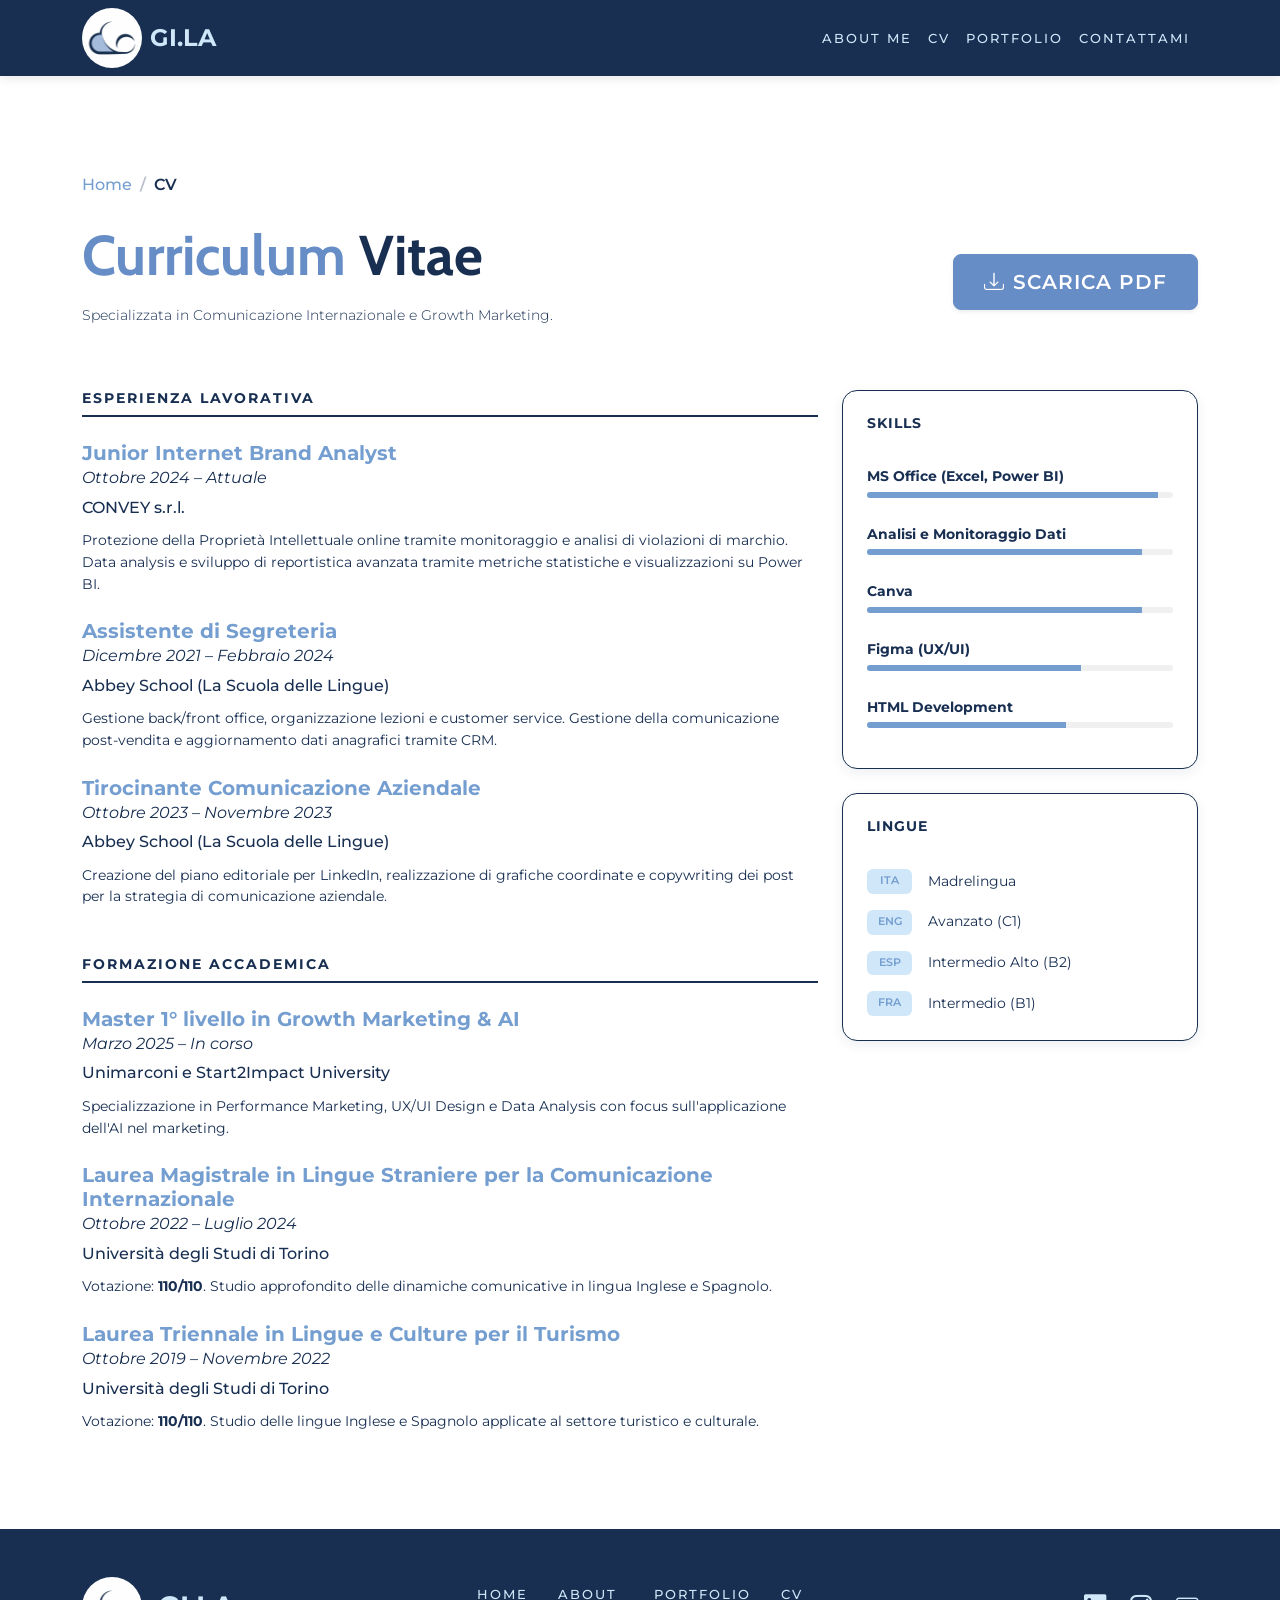
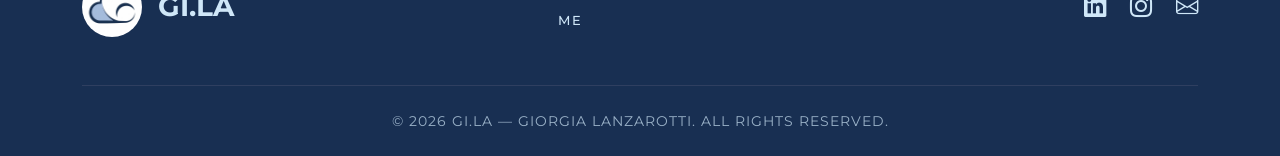
<file: cv.html>
<!DOCTYPE html>
<html lang="it">
<head>
  <meta charset="UTF-8">
  <meta name="description" content="Giorgia Lanzarotti Portfolio">
  <meta name="viewport" content="width=device-width, initial-scale=1">

  <title>GI.LA - Home</title>

  <!-- Favicon -->
  <link rel="icon" href="assets/icons/logo-gila.ico">

  <!-- Bootstrap -->
  <link href="https://cdn.jsdelivr.net/npm/bootstrap@5.3.2/dist/css/bootstrap.min.css" rel="stylesheet">

  <!-- CSS compilato -->
  <link rel="stylesheet" href="assets/css/style.css">

  <link rel="stylesheet" href="https://cdn.jsdelivr.net/npm/bootstrap-icons@1.11.1/font/bootstrap-icons.css">
  
</head>

<body>

<!-- MENU STICKY -->
<header class="main-header sticky-top">
  <div class="container d-flex justify-content-between align-items-center py-2">
    
    <a href="index.html" class="d-flex align-items-center text-decoration-none">
      <img src="assets/img/logo-gila.jpg" alt="Logo GI.LA" class="logo-img rounded-circle" style="width:60px; height:60px; object-fit:cover;">
      <span class="ms-2 fw-bold text-white fs-4">GI.LA</span>
    </a>

    <nav class="navbar navbar-expand-lg navbar-dark p-0">
      <button class="navbar-toggler border-0 p-0 collapsed" type="button" data-bs-toggle="collapse" data-bs-target="#menu">
        <div class="hamburger-icon">
          <span></span>
          <span></span>
          <span></span>
        </div>
      </button>

      <div class="collapse navbar-collapse mobile-overlay justify-content-center align-items-center" id="menu">
        <ul class="navbar-nav text-center"> 
          <li class="nav-item"><a class="nav-link" href="about-me.html">About me</a></li>
          <li class="nav-item"><a class="nav-link" href="cv.html">CV</a></li>
          <li class="nav-item"><a class="nav-link" href="portfolio.html">Portfolio</a></li>
          <li class="nav-item"><a class="nav-link" href="contattami.html">Contattami</a></li>
        </ul>
      </div>
    </nav>

  </div>
</header>

<main class="container my-5 pt-5">
  <nav aria-label="breadcrumb" class="mb-4 breadcrumb-custom">
        <ol class="breadcrumb">
            <li class="breadcrumb-item"><a href="index.html">Home</a></li>
            <li class="breadcrumb-item active" aria-current="page">CV</li>
        </ol>
  </nav>  
  
  <div class="row align-items-center mb-5">
        <div class="col-lg-8 text-center text-lg-start">
            <h1 class="featurette-heading fw-bold mb-3">Curriculum <span class="text-muted">Vitae</span></h1>
            <p class="lead strategy-text">Specializzata in Comunicazione Internazionale e Growth Marketing.</p>
        </div>
        <div class="col-lg-4 text-center text-lg-end mt-4 mt-lg-0">
            <a href="assets/pdf/Giorgia-Lanzarotti-CV.pdf" class="btn btn-lg btn-primary shadow-sm" download>
              <i class="bi bi-download me-2"></i>Scarica PDF
            </a>
            </a>
        </div>
    </div>

    <div class="row">
        <div class="col-lg-8">
            
            <section class="mb-5">
                <h3 class="border-bottom pb-2 mb-4 text-uppercase small fw-bold" style="letter-spacing: 2px; color: #182F52;">Esperienza Lavorativa</h3>
                
                <div class="cv-item mb-4">
                  <h5 class="fw-bold mb-0" style="color: #749DD0;">Junior Internet Brand Analyst</h5>
                        <span class="text-muted fst-italic d-block mb-1">Ottobre 2024 – Attuale</span>
                    <p class="fw-medium mb-2" style="color: #182F52;">CONVEY s.r.l.</p>
                    <p class="strategy-text">Protezione della Proprietà Intellettuale online tramite monitoraggio e analisi di violazioni di marchio. Data analysis e sviluppo di reportistica avanzata tramite metriche statistiche e visualizzazioni su Power BI.</p>
                </div>

                <div class="cv-item mb-4">
                  <h5 class="fw-bold mb-0" style="color: #749DD0;">Assistente di Segreteria</h5>
                        <span class="text-muted fst-italic d-block mb-1">Dicembre 2021 – Febbraio 2024</span>
                    <p class="fw-medium mb-2" style="color: #182F52;">Abbey School (La Scuola delle Lingue)</p>
                    <p class="strategy-text">Gestione back/front office, organizzazione lezioni e customer service. Gestione della comunicazione post-vendita e aggiornamento dati anagrafici tramite CRM.</p>
                </div>

                <div class="cv-item mb-4">
                  <h5 class="fw-bold mb-0" style="color: #749DD0;">Tirocinante Comunicazione Aziendale</h5>
                        <span class="text-muted fst-italic d-block mb-1">Ottobre 2023 – Novembre 2023</span>
                    <p class="fw-medium mb-2" style="color: #182F52;">Abbey School (La Scuola delle Lingue)</p>
                    <p class="strategy-text">Creazione del piano editoriale per LinkedIn, realizzazione di grafiche coordinate e copywriting dei post per la strategia di comunicazione aziendale.</p>
                </div>
            </section>

            <section class="mb-5">
                <h3 class="border-bottom pb-2 mb-4 text-uppercase small fw-bold" style="letter-spacing: 2px; color: #182F52;">Formazione Accademica</h3>
                
                <div class="cv-item mb-4"><h5 class="fw-bold mb-0" style="color: #749DD0;">Master 1° livello in Growth Marketing & AI</h5>
                        <span class="text-muted fst-italic d-block mb-1">Marzo 2025 – In corso</span>
                    <p class="fw-medium mb-2" style="color: #182F52;">Unimarconi e Start2Impact University</p>
                    <p class="strategy-text">Specializzazione in Performance Marketing, UX/UI Design e Data Analysis con focus sull'applicazione dell'AI nel marketing.</p>
                </div>

                <div class="cv-item mb-4">
                  <h5 class="fw-bold mb-0" style="color: #749DD0;">Laurea Magistrale in Lingue Straniere per la Comunicazione Internazionale</h5>
                        <span class="text-muted fst-italic d-block mb-1">Ottobre 2022 – Luglio 2024</span>
                    <p class="fw-medium mb-2" style="color: #182F52;">Università degli Studi di Torino</p>
                    <p class="strategy-text">Votazione: <strong>110/110</strong>. Studio approfondito delle dinamiche comunicative in lingua Inglese e Spagnolo.</p>
                </div>

                <div class="cv-item mb-4">
                  <h5 class="fw-bold mb-0" style="color: #749DD0;">Laurea Triennale in Lingue e Culture per il Turismo</h5>
                        <span class="text-muted fst-italic d-block mb-1">Ottobre 2019 – Novembre 2022</span>
                    <p class="fw-medium mb-2" style="color: #182F52;">Università degli Studi di Torino</p>
                    <p class="strategy-text">Votazione: <strong>110/110</strong>. Studio delle lingue Inglese e Spagnolo applicate al settore turistico e culturale.</p>
                </div>
            </section>
        </div>

        <div class="col-lg-4">
            <div class="card border-0 shadow-sm p-4 mb-4" style="background-color: #fff; border-radius: 15px;">
                <h4 class="mb-4 small fw-bold text-uppercase" style="letter-spacing: 1px; color: #182F52;">Skills</h4>
                <div class="mb-3">
                    <p class="mb-1 strategy-text fw-bold">MS Office (Excel, Power BI)</p>
                    <div class="progress" style="height: 6px;"><div class="progress-bar" style="width: 95%; background-color: #749DD0;"></div></div>
                </div>
                <div class="mb-3">
                    <p class="mb-1 strategy-text fw-bold">Analisi e Monitoraggio Dati</p>
                    <div class="progress" style="height: 6px;"><div class="progress-bar" style="width: 90%; background-color: #749DD0;"></div></div>
                </div>
                <div class="mb-3">
                    <p class="mb-1 strategy-text fw-bold">Canva</p>
                    <div class="progress" style="height: 6px;"><div class="progress-bar" style="width: 90%; background-color: #749DD0;"></div></div>
                </div>
                <div class="mb-3">
                    <p class="mb-1 strategy-text fw-bold">Figma (UX/UI)</p>
                    <div class="progress" style="height: 6px;"><div class="progress-bar" style="width: 70%; background-color: #749DD0;"></div></div>
                </div>
                <div class="mb-3">
                    <p class="mb-1 strategy-text fw-bold">HTML Development</p>
                    <div class="progress" style="height: 6px;"><div class="progress-bar" style="width: 65%; background-color: #749DD0;"></div></div>
                </div>
            </div>

            <div class="card border-0 shadow-sm p-4" style="background-color: #fff; border-radius: 15px;">
                <h4 class="mb-4 small fw-bold text-uppercase" style="letter-spacing: 1px; color: #182F52;">Lingue</h4>
                <ul class="list-unstyled strategy-text mb-0">
                    <li class="mb-3 d-flex align-items-center"><span class="badge me-3" style="background-color: #CFE7F8; color: #749DD0; width: 45px; padding: 7px;">ITA</span> Madrelingua</li>
                    <li class="mb-3 d-flex align-items-center"><span class="badge me-3" style="background-color: #CFE7F8; color: #749DD0; width: 45px; padding: 7px;">ENG</span> Avanzato (C1)</li>
                    <li class="mb-3 d-flex align-items-center"><span class="badge me-3" style="background-color: #CFE7F8; color: #749DD0; width: 45px; padding: 7px;">ESP</span> Intermedio Alto (B2)</li>
                    <li class="d-flex align-items-center"><span class="badge me-3" style="background-color: #CFE7F8; color: #749DD0; width: 45px; padding: 7px;">FRA</span> Intermedio (B1)</li>
                </ul>
            </div>
        </div>
    </div>
</main>

<footer class="site-footer mt-5">
  <div class="container">
    <div class="row py-5 align-items-center">
      
      <div class="col-lg-4 text-center text-lg-start mb-4 mb-lg-0">
        <a href="index.html" class="footer-logo d-flex align-items-center justify-content-center justify-content-lg-start text-decoration-none text-dark">
          <img src="assets/img/logo-gila.jpg" alt="Logo GI.LA" class="rounded-circle me-3" style="width:60px; height:60px; object-fit:cover;">
          <span class="h3 mb-0 fw-bold">GI.LA</span>
        </a>
      </div>

      <div class="col-lg-4 mb-4 mb-lg-0">
        <ul class="footer-nav list-unstyled d-flex justify-content-center mb-0">
          <li><a href="index.html">Home</a></li>
          <li><a href="about-me.html">About Me</a></li>
          <li><a href="portfolio.html">Portfolio</a></li>
          <li><a href="cv.html">CV</a></li>
        </ul>
      </div>

      <div class="col-lg-4 text-center text-lg-end">
        <div class="footer-socials">
            <a href="https://www.linkedin.com/in/giorgia-lanzarotti-438116208/" target="_blank" rel="noopener noreferrer">
                <i class="bi bi-linkedin"></i>
            </a>
            <a href="https://www.instagram.com/grgxlnza/" target="_blank" rel="noopener noreferrer">
                <i class="bi bi-instagram"></i>
            </a>
            <a href="contattami.html">
                <i class="bi bi-envelope"></i>
            </a>
        </div>
      </div>

    </div>

    <div class="footer-bottom border-top py-4">
      <div class="row">
        <div class="col-md-12 text-center">
          <p class="mb-0 small text-uppercase letter-spacing-1">
            &copy; 2026 GI.LA — Giorgia Lanzarotti. All Rights Reserved.
          </p>
        </div>
      </div>
    </div>
  </div>
</footer>


<script src="https://cdn.jsdelivr.net/npm/bootstrap@5.3.2/dist/js/bootstrap.bundle.min.js"></script>

<script>
  document.querySelectorAll('.navbar-collapse .nav-link').forEach(link => {
    link.addEventListener('click', () => {
      const navbarCollapse = document.querySelector('.navbar-collapse');
      const navbarToggler = document.querySelector('.navbar-toggler');
      
      // Se il menu è aperto (ha la classe 'show'), lo chiudiamo
      if (navbarCollapse.classList.contains('show')) {
        navbarToggler.click();
      }
    });
  });
</script>

</body>
</html>
</file>
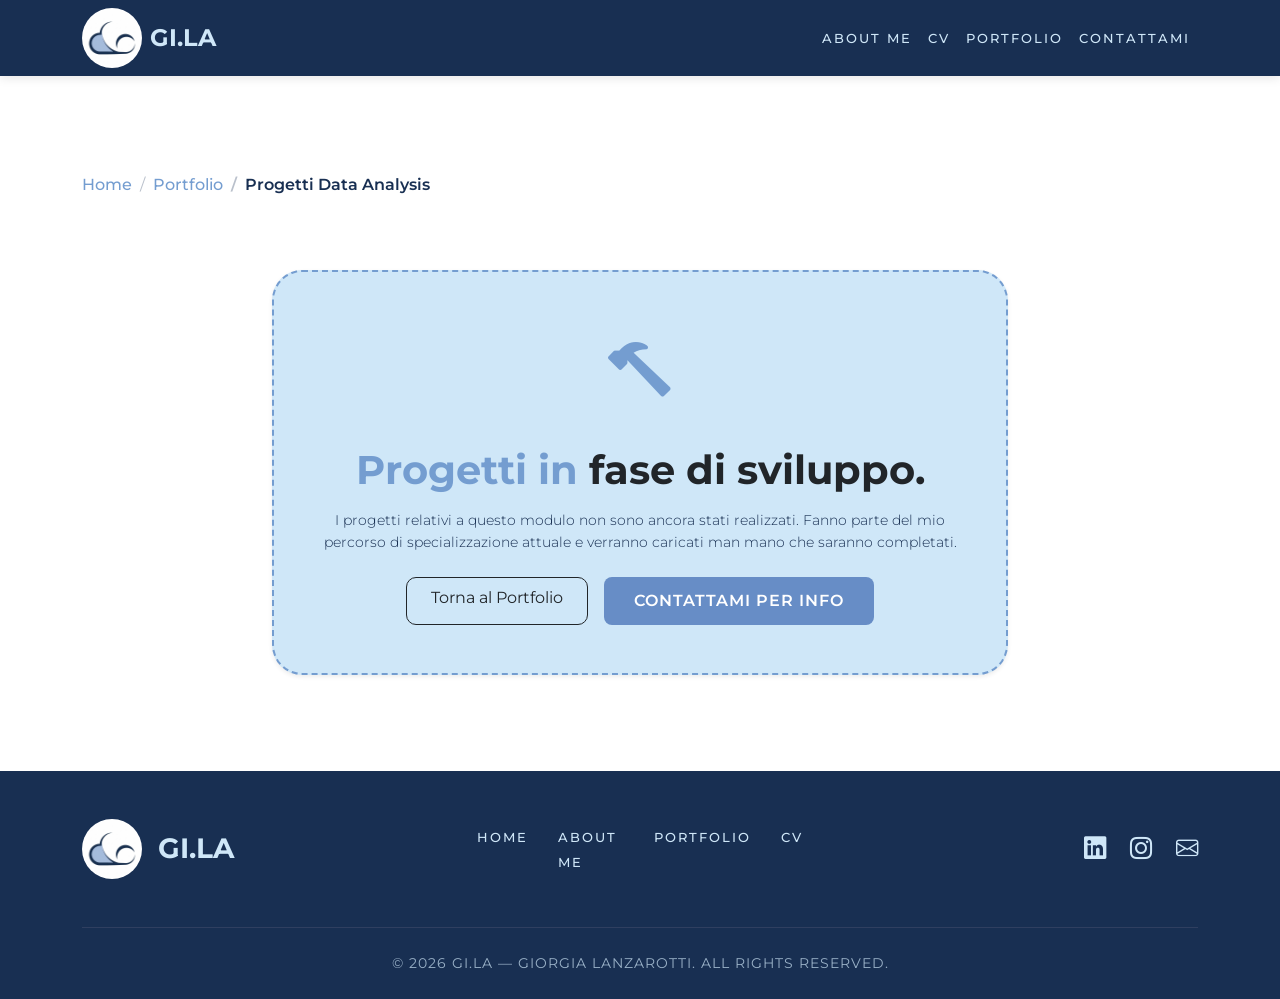
<file: data-analysis.html>
<!DOCTYPE html>
<html lang="it">
<head>
  <meta charset="UTF-8">
  <meta name="description" content="Giorgia Lanzarotti Portfolio">
  <meta name="viewport" content="width=device-width, initial-scale=1">

  <title>GI.LA - Home</title>

  <!-- Favicon -->
  <link rel="icon" href="assets/icons/logo-gila.ico">

  <!-- Bootstrap -->
  <link href="https://cdn.jsdelivr.net/npm/bootstrap@5.3.2/dist/css/bootstrap.min.css" rel="stylesheet">

  <!-- CSS compilato -->
  <link rel="stylesheet" href="assets/css/style.css">

  <link rel="stylesheet" href="https://cdn.jsdelivr.net/npm/bootstrap-icons@1.11.1/font/bootstrap-icons.css">
  
</head>

<body>

<!-- MENU STICKY -->
<header class="main-header sticky-top">
  <div class="container d-flex justify-content-between align-items-center py-2">
    
    <a href="index.html" class="d-flex align-items-center text-decoration-none">
      <img src="assets/img/logo-gila.jpg" alt="Logo GI.LA" class="logo-img rounded-circle" style="width:60px; height:60px; object-fit:cover;">
      <span class="ms-2 fw-bold text-white fs-4">GI.LA</span>
    </a>

    <nav class="navbar navbar-expand-lg navbar-dark p-0">
      <button class="navbar-toggler border-0 p-0 collapsed" type="button" data-bs-toggle="collapse" data-bs-target="#menu">
        <div class="hamburger-icon">
          <span></span>
          <span></span>
          <span></span>
        </div>
      </button>

      <div class="collapse navbar-collapse mobile-overlay justify-content-center align-items-center" id="menu">
        <ul class="navbar-nav text-center"> 
          <li class="nav-item"><a class="nav-link" href="about-me.html">About me</a></li>
          <li class="nav-item"><a class="nav-link" href="cv.html">CV</a></li>
          <li class="nav-item"><a class="nav-link" href="portfolio.html">Portfolio</a></li>
          <li class="nav-item"><a class="nav-link" href="contattami.html">Contattami</a></li>
        </ul>
      </div>
    </nav>

  </div>
</header>

<main class="container my-5 pt-5">
    <nav aria-label="breadcrumb" class="mb-4 breadcrumb-custom">
        <ol class="breadcrumb">
            <li class="breadcrumb-item"><a href="index.html">Home</a></li>
            <li class="breadcrumb-item"><a href="portfolio.html">Portfolio</a></li>
            <li class="breadcrumb-item active" aria-current="page">Progetti Data Analysis</li>
        </ol>
    </nav>

    <div class="row justify-content-center">
        <div class="col-lg-8 text-center py-5">
            <div class="p-5 shadow-sm" style="background-color: #CFE7F8; border-radius: 30px; border: 2px dashed #749DD0;">
                
                <i class="bi bi-hammer mb-4 d-block" style="font-size: 4rem; color: #749DD0;"></i>
                
                <h1 class="fw-bold mb-3" style="color: #749DD0;">Progetti in <span class="text-dark">fase di sviluppo.</span></h1>
                
                <p class="lead strategy-text mb-4">
                    I progetti relativi a questo modulo non sono ancora stati realizzati. 
                    Fanno parte del mio percorso di specializzazione attuale e verranno caricati 
                    man mano che saranno completati.
                </p>

                <div class="d-flex justify-content-center gap-3 mt-4">
                    <a href="portfolio.html" class="btn btn-outline-dark px-4 py-2" style="border-radius: 10px;">
                        Torna al Portfolio
                    </a>
                    <a href="contattami.html" class="btn btn-primary px-4 py-2" style="background-color: #749DD0; border: none; border-radius: 10px;">
                        Contattami per info
                    </a>
                </div>

            </div>
        </div>
    </div>
</main>

<footer class="site-footer mt-5">
  <div class="container">
    <div class="row py-5 align-items-center">
      
      <div class="col-lg-4 text-center text-lg-start mb-4 mb-lg-0">
        <a href="index.html" class="footer-logo d-flex align-items-center justify-content-center justify-content-lg-start text-decoration-none text-dark">
          <img src="assets/img/logo-gila.jpg" alt="Logo GI.LA" class="rounded-circle me-3" style="width:60px; height:60px; object-fit:cover;">
          <span class="h3 mb-0 fw-bold">GI.LA</span>
        </a>
      </div>

      <div class="col-lg-4 mb-4 mb-lg-0">
        <ul class="footer-nav list-unstyled d-flex justify-content-center mb-0">
          <li><a href="index.html">Home</a></li>
          <li><a href="about-me.html">About Me</a></li>
          <li><a href="portfolio.html">Portfolio</a></li>
          <li><a href="cv.html">CV</a></li>
        </ul>
      </div>

      <div class="col-lg-4 text-center text-lg-end">
        <div class="footer-socials">
            <a href="https://www.linkedin.com/in/giorgia-lanzarotti-438116208/" target="_blank" rel="noopener noreferrer">
                <i class="bi bi-linkedin"></i>
            </a>
            <a href="https://www.instagram.com/grgxlnza/" target="_blank" rel="noopener noreferrer">
                <i class="bi bi-instagram"></i>
            </a>
            <a href="contattami.html">
                <i class="bi bi-envelope"></i>
            </a>
        </div>
      </div>

    </div>

    <div class="footer-bottom border-top py-4">
      <div class="row">
        <div class="col-md-12 text-center">
          <p class="mb-0 small text-uppercase letter-spacing-1">
            &copy; 2026 GI.LA — Giorgia Lanzarotti. All Rights Reserved.
          </p>
        </div>
      </div>
    </div>
  </div>
</footer>


<script src="https://cdn.jsdelivr.net/npm/bootstrap@5.3.2/dist/js/bootstrap.bundle.min.js"></script>

<script>
  document.querySelectorAll('.navbar-collapse .nav-link').forEach(link => {
    link.addEventListener('click', () => {
      const navbarCollapse = document.querySelector('.navbar-collapse');
      const navbarToggler = document.querySelector('.navbar-toggler');
      
      // Se il menu è aperto (ha la classe 'show'), lo chiudiamo
      if (navbarCollapse.classList.contains('show')) {
        navbarToggler.click();
      }
    });
  });
</script>

</body>
</html>
</file>
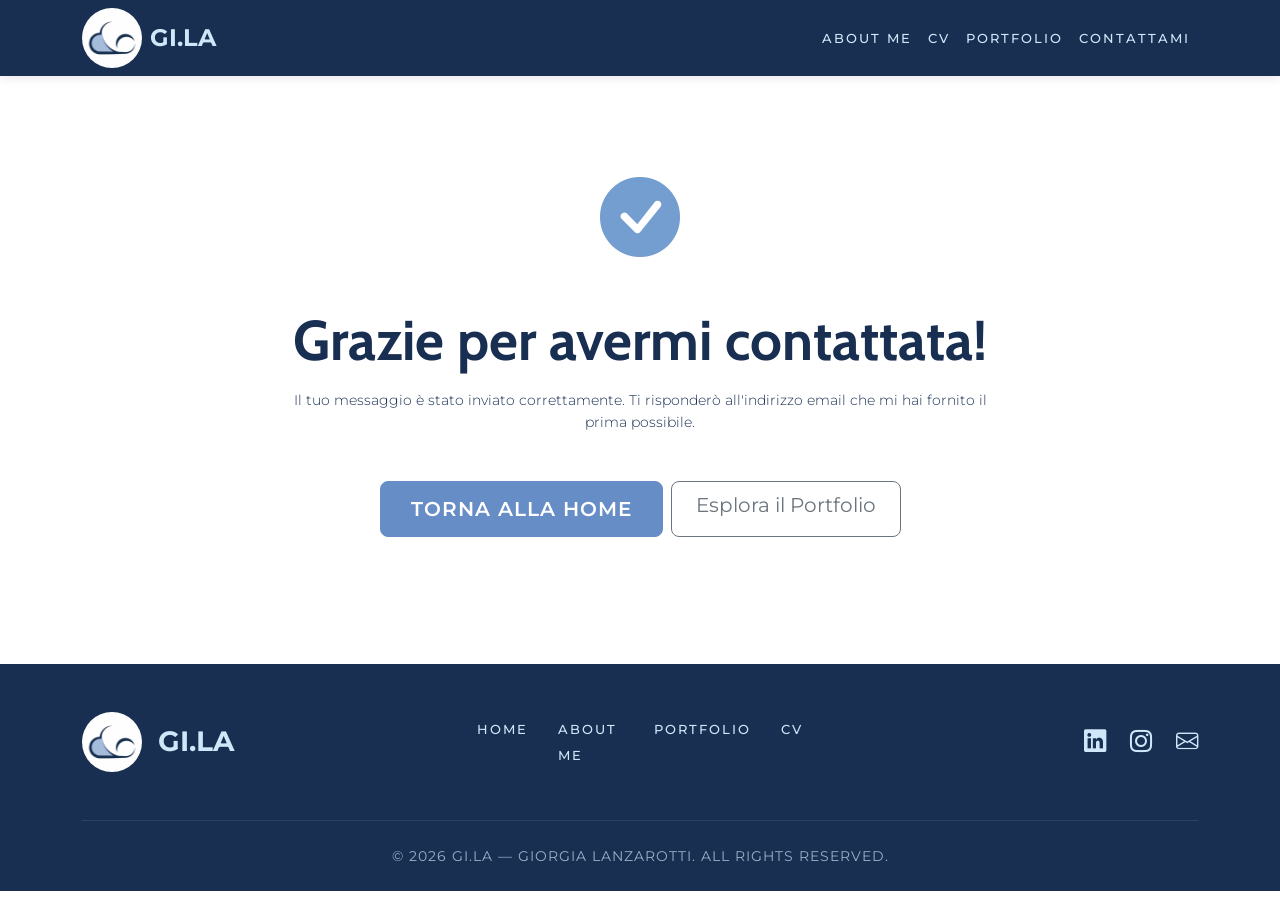
<file: grazie.html>
<!DOCTYPE html>
<html lang="it">
<head>
  <meta charset="UTF-8">
  <meta name="description" content="Giorgia Lanzarotti Portfolio">
  <meta name="viewport" content="width=device-width, initial-scale=1">

  <title>GI.LA - Home</title>

  <!-- Favicon -->
  <link rel="icon" href="assets/icons/logo-gila.ico">

  <!-- Bootstrap -->
  <link href="https://cdn.jsdelivr.net/npm/bootstrap@5.3.2/dist/css/bootstrap.min.css" rel="stylesheet">

  <!-- CSS compilato -->
  <link rel="stylesheet" href="assets/css/style.css">

  <link rel="stylesheet" href="https://cdn.jsdelivr.net/npm/bootstrap-icons@1.11.1/font/bootstrap-icons.css">
  
</head>

<body>

<!-- MENU STICKY -->
<header class="main-header sticky-top">
  <div class="container d-flex justify-content-between align-items-center py-2">
    
    <a href="index.html" class="d-flex align-items-center text-decoration-none">
      <img src="assets/img/logo-gila.jpg" alt="Logo GI.LA" class="logo-img rounded-circle" style="width:60px; height:60px; object-fit:cover;">
      <span class="ms-2 fw-bold text-white fs-4">GI.LA</span>
    </a>

    <nav class="navbar navbar-expand-lg navbar-dark p-0">
      <button class="navbar-toggler border-0 p-0 collapsed" type="button" data-bs-toggle="collapse" data-bs-target="#menu">
        <div class="hamburger-icon">
          <span></span>
          <span></span>
          <span></span>
        </div>
      </button>

      <div class="collapse navbar-collapse mobile-overlay justify-content-center align-items-center" id="menu">
        <ul class="navbar-nav text-center"> 
          <li class="nav-item"><a class="nav-link" href="about-me.html">About me</a></li>
          <li class="nav-item"><a class="nav-link" href="cv.html">CV</a></li>
          <li class="nav-item"><a class="nav-link" href="portfolio.html">Portfolio</a></li>
          <li class="nav-item"><a class="nav-link" href="contattami.html">Contattami</a></li>
        </ul>
      </div>
    </nav>

  </div>
</header>

<section class="py-5 d-flex align-items-center" style="min-height: 60vh;">
    <div class="container text-center">
        <div class="row justify-content-center">
            <div class="col-md-8">
                <div class="mb-4">
                    <i class="bi bi-check-circle-fill" style="font-size: 5rem; color: #749DD0;"></i>
                </div>
                
                <h1 class="featurette-heading fw-bold mb-3">Grazie per avermi <span class="text-muted">contattata!</span></h1>
                <p class="lead strategy-text mb-5">Il tuo messaggio è stato inviato correttamente. Ti risponderò all'indirizzo email che mi hai fornito il prima possibile.</p>
                
                <div class="d-grid gap-2 d-sm-flex justify-content-sm-center">
                    <a href="index.html" class="btn btn-primary btn-lg px-4 gap-3">Torna alla Home</a>
                    <a href="portfolio.html" class="btn btn-outline-secondary btn-lg px-4">Esplora il Portfolio</a>
                </div>
            </div>
        </div>
    </div>
</section>

<footer class="site-footer mt-5">
  <div class="container">
    <div class="row py-5 align-items-center">
      
      <div class="col-lg-4 text-center text-lg-start mb-4 mb-lg-0">
        <a href="index.html" class="footer-logo d-flex align-items-center justify-content-center justify-content-lg-start text-decoration-none text-dark">
          <img src="assets/img/logo-gila.jpg" alt="Logo GI.LA" class="rounded-circle me-3" style="width:60px; height:60px; object-fit:cover;">
          <span class="h3 mb-0 fw-bold">GI.LA</span>
        </a>
      </div>

      <div class="col-lg-4 mb-4 mb-lg-0">
        <ul class="footer-nav list-unstyled d-flex justify-content-center mb-0">
          <li><a href="index.html">Home</a></li>
          <li><a href="about-me.html">About Me</a></li>
          <li><a href="portfolio.html">Portfolio</a></li>
          <li><a href="cv.html">CV</a></li>
        </ul>
      </div>

      <div class="col-lg-4 text-center text-lg-end">
        <div class="footer-socials">
            <a href="https://www.linkedin.com/in/giorgia-lanzarotti-438116208/" target="_blank" rel="noopener noreferrer">
                <i class="bi bi-linkedin"></i>
            </a>
            <a href="https://www.instagram.com/grgxlnza/" target="_blank" rel="noopener noreferrer">
                <i class="bi bi-instagram"></i>
            </a>
            <a href="contattami.html">
                <i class="bi bi-envelope"></i>
            </a>
        </div>
      </div>

    </div>

    <div class="footer-bottom border-top py-4">
      <div class="row">
        <div class="col-md-12 text-center">
          <p class="mb-0 small text-uppercase letter-spacing-1">
            &copy; 2026 GI.LA — Giorgia Lanzarotti. All Rights Reserved.
          </p>
        </div>
      </div>
    </div>
  </div>
</footer>


<script src="https://cdn.jsdelivr.net/npm/bootstrap@5.3.2/dist/js/bootstrap.bundle.min.js"></script>

<script>
  document.querySelectorAll('.navbar-collapse .nav-link').forEach(link => {
    link.addEventListener('click', () => {
      const navbarCollapse = document.querySelector('.navbar-collapse');
      const navbarToggler = document.querySelector('.navbar-toggler');
      
      // Se il menu è aperto (ha la classe 'show'), lo chiudiamo
      if (navbarCollapse.classList.contains('show')) {
        navbarToggler.click();
      }
    });
  });
</script>

</body>
</html>
</file>
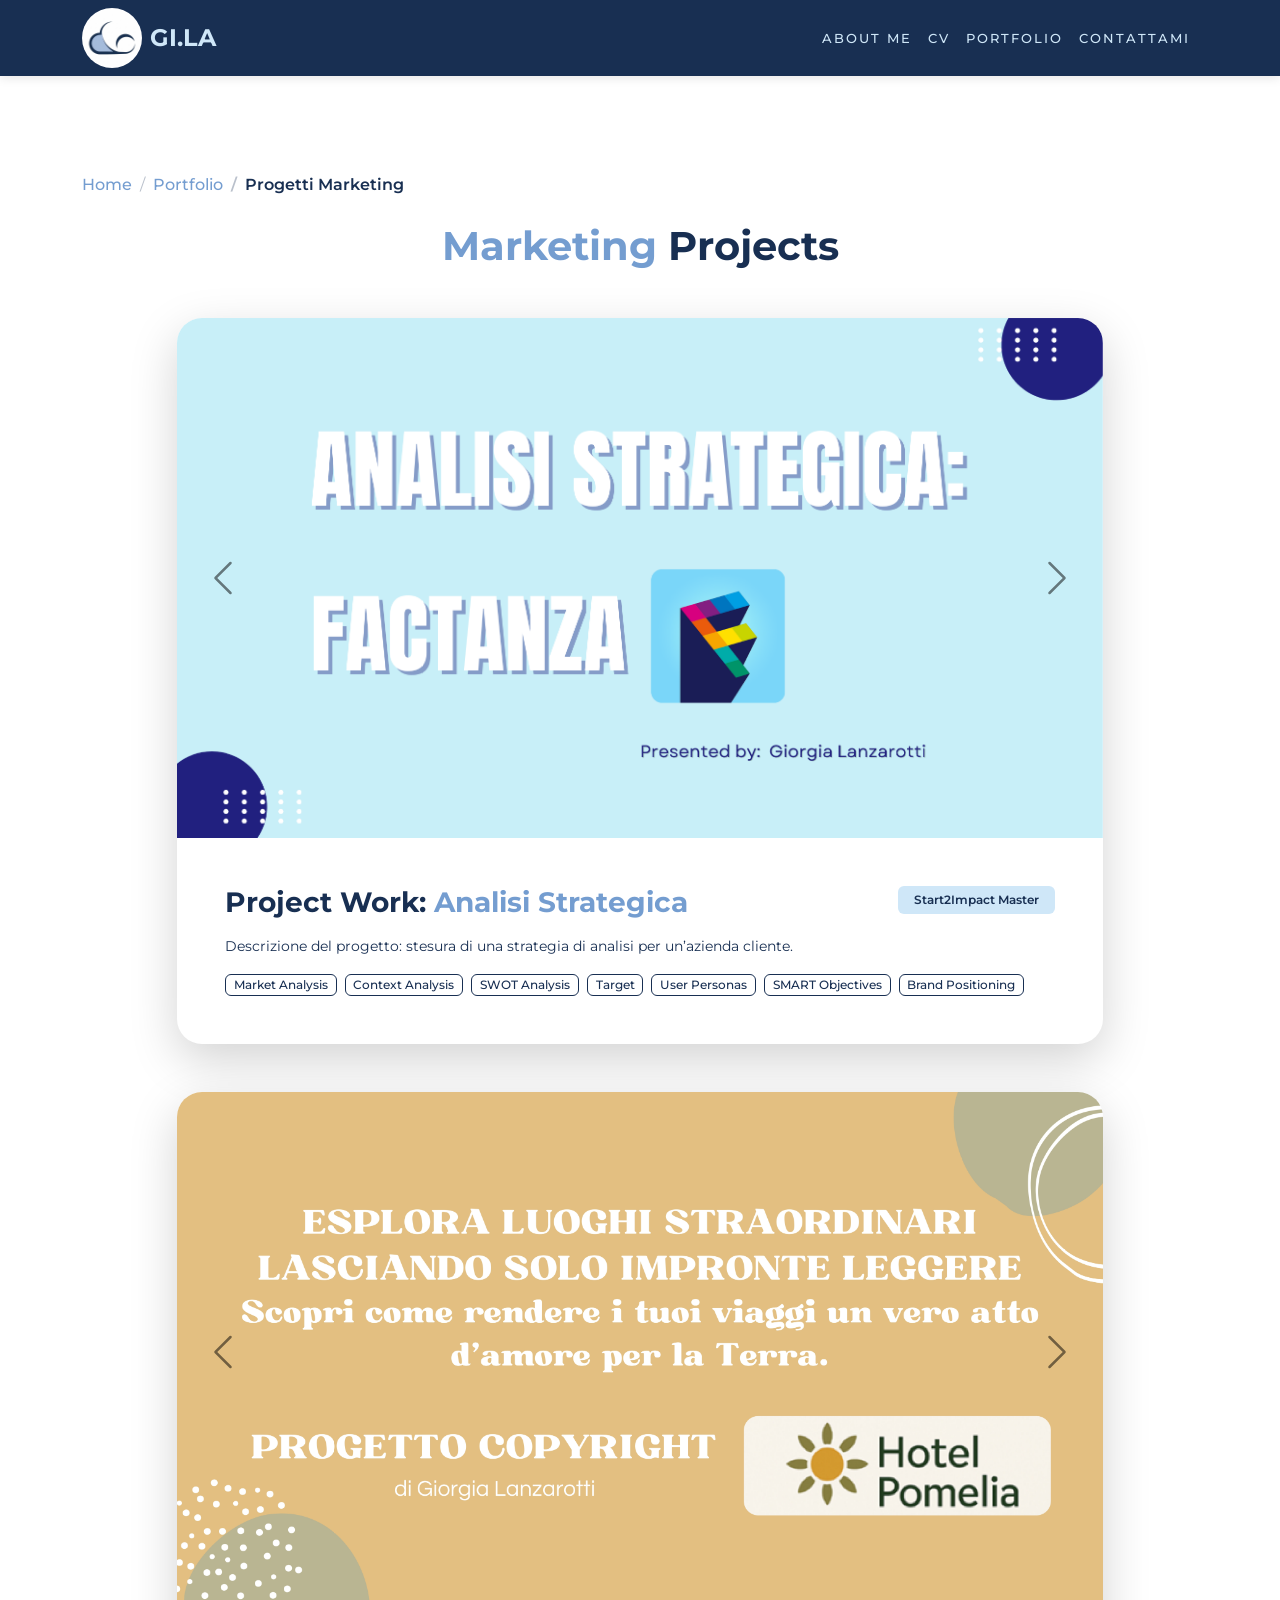
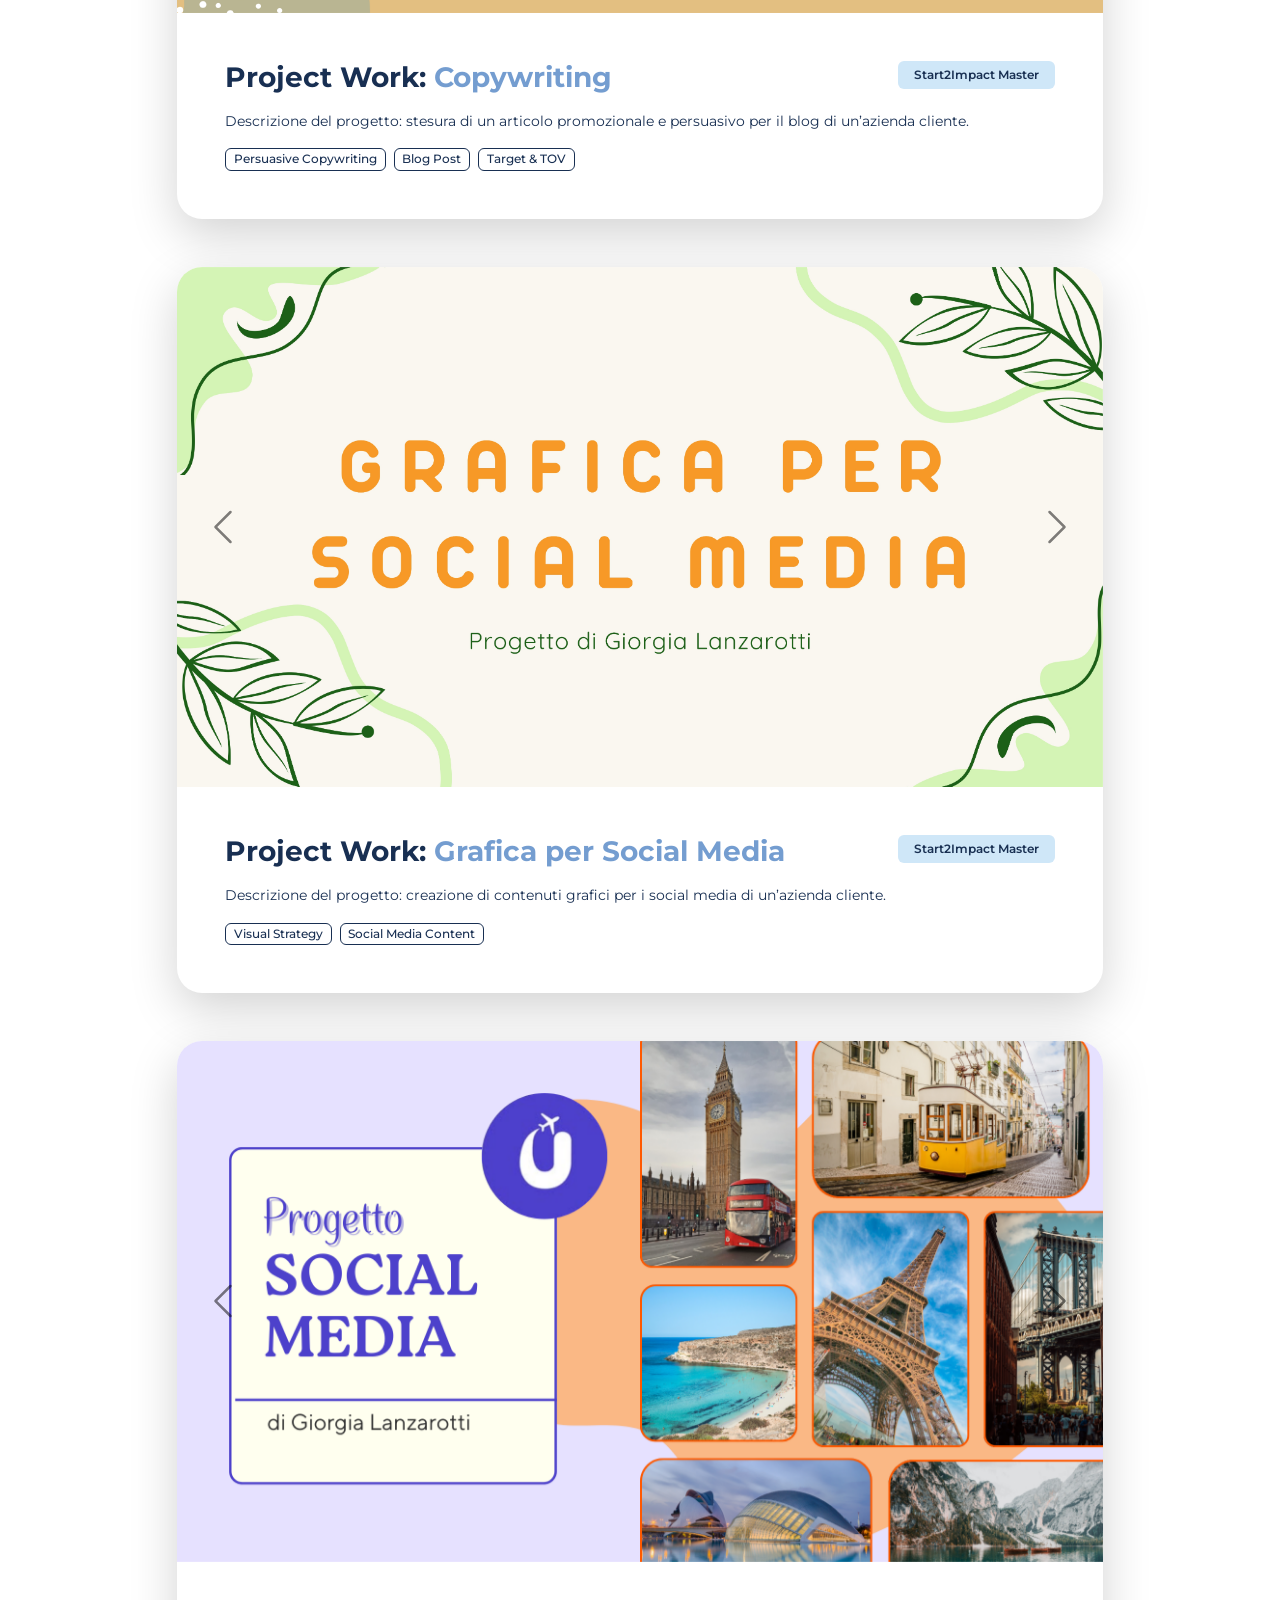
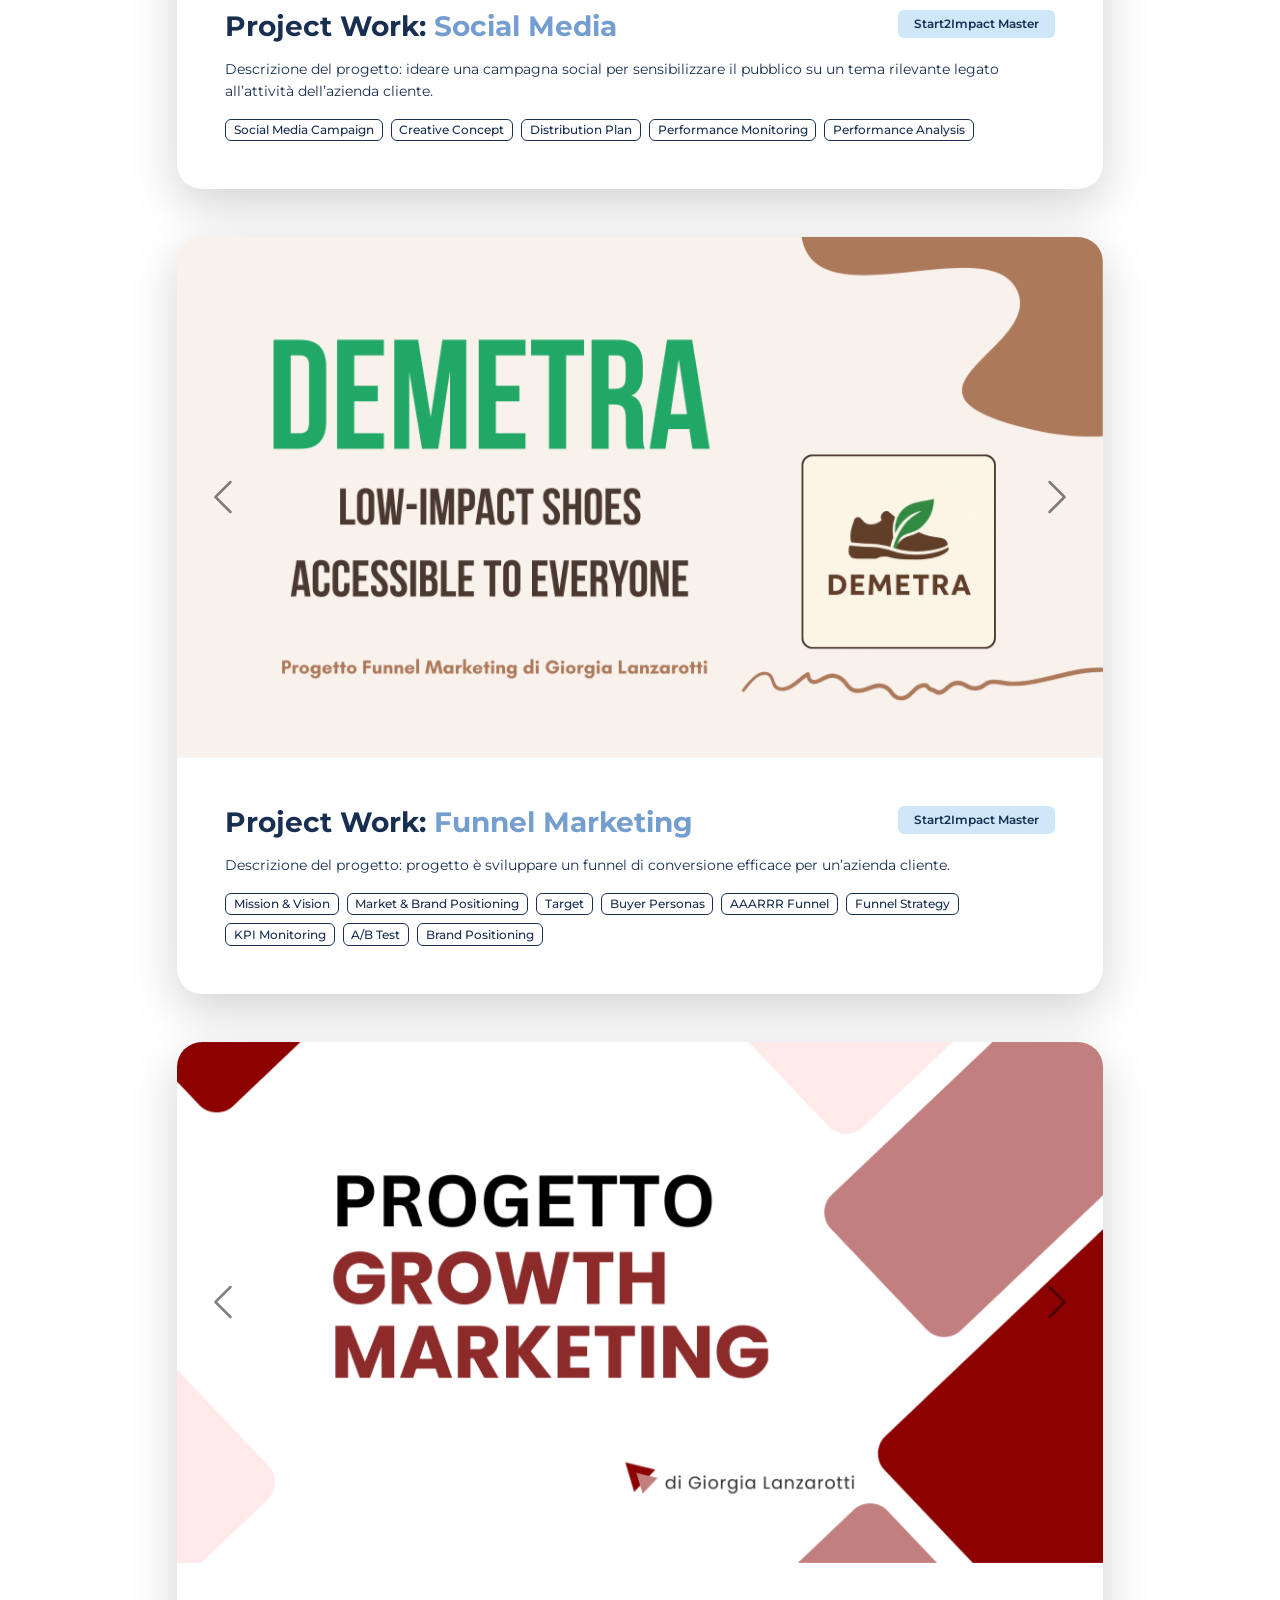
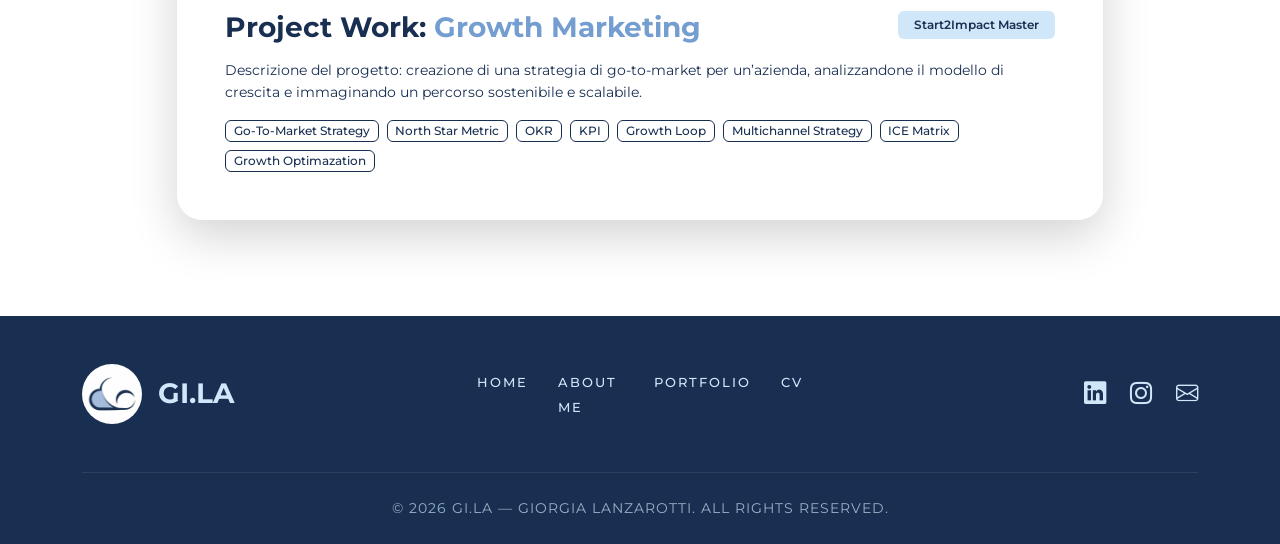
<file: marketing.html>
<!DOCTYPE html>
<html lang="it">
<head>
  <meta charset="UTF-8">
  <meta name="description" content="Giorgia Lanzarotti Portfolio">
  <meta name="viewport" content="width=device-width, initial-scale=1">

  <title>GI.LA - Home</title>

  <!-- Favicon -->
  <link rel="icon" href="assets/icons/logo-gila.ico">

  <!-- Bootstrap -->
  <link href="https://cdn.jsdelivr.net/npm/bootstrap@5.3.2/dist/css/bootstrap.min.css" rel="stylesheet">

  <!-- CSS compilato -->
  <link rel="stylesheet" href="assets/css/style.css">

  <link rel="stylesheet" href="https://cdn.jsdelivr.net/npm/bootstrap-icons@1.11.1/font/bootstrap-icons.css">
  
</head>

<body>

<!-- MENU STICKY -->
<header class="main-header sticky-top">
  <div class="container d-flex justify-content-between align-items-center py-2">
    
    <a href="index.html" class="d-flex align-items-center text-decoration-none">
      <img src="assets/img/logo-gila.jpg" alt="Logo GI.LA" class="logo-img rounded-circle" style="width:60px; height:60px; object-fit:cover;">
      <span class="ms-2 fw-bold text-white fs-4">GI.LA</span>
    </a>

    <nav class="navbar navbar-expand-lg navbar-dark p-0">
      <button class="navbar-toggler border-0 p-0 collapsed" type="button" data-bs-toggle="collapse" data-bs-target="#menu">
        <div class="hamburger-icon">
          <span></span>
          <span></span>
          <span></span>
        </div>
      </button>

      <div class="collapse navbar-collapse mobile-overlay justify-content-center align-items-center" id="menu">
        <ul class="navbar-nav text-center"> 
          <li class="nav-item"><a class="nav-link" href="about-me.html">About me</a></li>
          <li class="nav-item"><a class="nav-link" href="cv.html">CV</a></li>
          <li class="nav-item"><a class="nav-link" href="portfolio.html">Portfolio</a></li>
          <li class="nav-item"><a class="nav-link" href="contattami.html">Contattami</a></li>
        </ul>
      </div>
    </nav>

  </div>
</header>

<main class="container my-5 pt-5">
    <nav aria-label="breadcrumb" class="mb-4 breadcrumb-custom">
        <ol class="breadcrumb">
            <li class="breadcrumb-item"><a href="index.html">Home</a></li>
            <li class="breadcrumb-item"><a href="portfolio.html">Portfolio</a></li>
            <li class="breadcrumb-item active" aria-current="page">Progetti Marketing</li>
        </ol>
    </nav>
    
    <div class="mb-5 text-center">
        <h1 class="fw-bold"><span style="color: #749DD0;">Marketing</span> <span class="text-muted">Projects</span></h1>
    </div>

<div class="row justify-content-center">
    <div class="col-lg-10">
        <div class="card border-0 shadow-lg mb-5" style="border-radius: 25px; overflow: hidden; background-color: #fff;">
            
            <div id="carouselMarketing1" class="carousel slide project-carousel" data-bs-ride="false">
                <div class="carousel-inner">
                    <div class="carousel-item active">
                        <img src="assets/img/progetti/Analisi Strategica/1.png" class="d-block w-100" alt="Slide 1">
                    </div>
                    <div class="carousel-item">
                        <img src="assets/img/progetti/Analisi Strategica/2.png" class="d-block w-100" alt="Slide 2">
                    </div>
                    <div class="carousel-item">
                        <img src="assets/img/progetti/Analisi Strategica/3.png" class="d-block w-100" alt="Slide 3">
                    </div>
                    <div class="carousel-item">
                        <img src="assets/img/progetti/Analisi Strategica/4.png" class="d-block w-100" alt="Slide 4">
                    </div>
                    <div class="carousel-item">
                        <img src="assets/img/progetti/Analisi Strategica/5.png" class="d-block w-100" alt="Slide 5">
                    </div>
                    <div class="carousel-item">
                        <img src="assets/img/progetti/Analisi Strategica/6.png" class="d-block w-100" alt="Slide 6">
                    </div>
                    <div class="carousel-item">
                        <img src="assets/img/progetti/Analisi Strategica/7.png" class="d-block w-100" alt="Slide 7">
                    </div>
                    <div class="carousel-item">
                        <img src="assets/img/progetti/Analisi Strategica/8.png" class="d-block w-100" alt="Slide 8">
                    </div>
                    <div class="carousel-item">
                        <img src="assets/img/progetti/Analisi Strategica/9.png" class="d-block w-100" alt="Slide 9">
                    </div>
                    <div class="carousel-item">
                        <img src="assets/img/progetti/Analisi Strategica/10.png" class="d-block w-100" alt="Slide 10">
                    </div>
                    <div class="carousel-item">
                        <img src="assets/img/progetti/Analisi Strategica/11.png" class="d-block w-100" alt="Slide 11">
                    </div>
                    <div class="carousel-item">
                        <img src="assets/img/progetti/Analisi Strategica/12.png" class="d-block w-100" alt="Slide 12">
                    </div>
                    <div class="carousel-item">
                        <img src="assets/img/progetti/Analisi Strategica/13.png" class="d-block w-100" alt="Slide 13">
                    </div>
                    <div class="carousel-item">
                        <img src="assets/img/progetti/Analisi Strategica/14.png" class="d-block w-100" alt="Slide 14">
                    </div>
                    <div class="carousel-item">
                        <img src="assets/img/progetti/Analisi Strategica/15.png" class="d-block w-100" alt="Slide 15">
                    </div>
                    <div class="carousel-item">
                        <img src="assets/img/progetti/Analisi Strategica/16.png" class="d-block w-100" alt="Slide 16">
                    </div>
                    <div class="carousel-item">
                        <img src="assets/img/progetti/Analisi Strategica/17.png" class="d-block w-100" alt="Slide 17">
                    </div>
                    <div class="carousel-item">
                        <img src="assets/img/progetti/Analisi Strategica/18.png" class="d-block w-100" alt="Slide 18">
                    </div>
                    <div class="carousel-item">
                        <img src="assets/img/progetti/Analisi Strategica/19.png" class="d-block w-100" alt="Slide 19">
                    </div>
                    <div class="carousel-item">
                        <img src="assets/img/progetti/Analisi Strategica/20.png" class="d-block w-100" alt="Slide 20">
                    </div>
                    <div class="carousel-item">
                        <img src="assets/img/progetti/Analisi Strategica/21.png" class="d-block w-100" alt="Slide 21">
                    </div>
                    <div class="carousel-item">
                        <img src="assets/img/progetti/Analisi Strategica/22.png" class="d-block w-100" alt="Slide 22">
                    </div>
                    <div class="carousel-item">
                        <img src="assets/img/progetti/Analisi Strategica/23.png" class="d-block w-100" alt="Slide 23">
                    </div>
                    <div class="carousel-item">
                        <img src="assets/img/progetti/Analisi Strategica/24.png" class="d-block w-100" alt="Slide 24">
                    </div>
                    <div class="carousel-item">
                        <img src="assets/img/progetti/Analisi Strategica/25.png" class="d-block w-100" alt="Slide 25">
                    </div>
                    <div class="carousel-item">
                        <img src="assets/img/progetti/Analisi Strategica/26.png" class="d-block w-100" alt="Slide 26">
                    </div>
                    <div class="carousel-item">
                        <img src="assets/img/progetti/Analisi Strategica/27.png" class="d-block w-100" alt="Slide 27">
                    </div>
                    <div class="carousel-item">
                        <img src="assets/img/progetti/Analisi Strategica/28.png" class="d-block w-100" alt="Slide 28">
                    </div>
                    <div class="carousel-item">
                        <img src="assets/img/progetti/Analisi Strategica/29.png" class="d-block w-100" alt="Slide 29">
                    </div>
                </div>

                <button class="carousel-control-prev" type="button" data-bs-target="#carouselMarketing1" data-bs-slide="prev">
                    <span class="carousel-control-prev-icon" aria-hidden="true"></span>
                </button>
                <button class="carousel-control-next" type="button" data-bs-target="#carouselMarketing1" data-bs-slide="next">
                    <span class="carousel-control-next-icon" aria-hidden="true"></span>
                </button>
            </div> 
            <div class="card-body p-4 p-lg-5">
                <div class="d-flex justify-content-between align-items-start mb-3">
                    <h3 class="fw-bold mb-0">
                        <span class="text-muted">Project Work:</span> 
                        <span style="color: #749DD0;">Analisi Strategica</span>
                    </h3>
                    <span class="badge bg-dark px-3 py-2">Start2Impact Master</span>
                </div>
                <p class="strategy-text">Descrizione del progetto: stesura di una strategia di analisi per un’azienda cliente.</p>
                
                <div class="d-flex gap-2 flex-wrap">
                    <span class="badge border text-dark">Market Analysis</span>
                    <span class="badge border text-dark">Context Analysis</span>
                    <span class="badge border text-dark">SWOT Analysis</span>
                    <span class="badge border text-dark">Target</span>
                    <span class="badge border text-dark">User Personas</span>
                    <span class="badge border text-dark">SMART Objectives</span>
                    <span class="badge border text-dark">Brand Positioning</span>
                </div>
            </div> 
        </div> 
    </div>
</div>

<div class="row justify-content-center">
    <div class="col-lg-10">
        <div class="card border-0 shadow-lg mb-5" style="border-radius: 25px; overflow: hidden; background-color: #fff;">
            
            <div id="carouselMarketing2" class="carousel slide project-carousel" data-bs-ride="false">
                <div class="carousel-inner">
                    <div class="carousel-item active">
                        <img src="assets/img/progetti/Copywriting/1.jpg" class="d-block w-100" alt="Slide 1">
                    </div>
                    <div class="carousel-item">
                        <img src="assets/img/progetti/Copywriting/2.jpg" class="d-block w-100" alt="Slide 2">
                    </div>
                    <div class="carousel-item">
                        <img src="assets/img/progetti/Copywriting/3.jpg" class="d-block w-100" alt="Slide 3">
                    </div>
                    <div class="carousel-item">
                        <img src="assets/img/progetti/Copywriting/4.jpg" class="d-block w-100" alt="Slide 4">
                    </div>
                    <div class="carousel-item">
                        <img src="assets/img/progetti/Copywriting/5.jpg" class="d-block w-100" alt="Slide 5">
                    </div>
                    <div class="carousel-item">
                        <img src="assets/img/progetti/Copywriting/6.jpg" class="d-block w-100" alt="Slide 6">
                    </div>
                    <div class="carousel-item">
                        <img src="assets/img/progetti/Copywriting/7.jpg" class="d-block w-100" alt="Slide 7">
                    </div>
                    <div class="carousel-item">
                        <img src="assets/img/progetti/Copywriting/8.jpg" class="d-block w-100" alt="Slide 8">
                    </div>
                    <div class="carousel-item">
                        <img src="assets/img/progetti/Copywriting/9.jpg" class="d-block w-100" alt="Slide 9">
                    </div>
                    <div class="carousel-item">
                        <img src="assets/img/progetti/Copywriting/10.jpg" class="d-block w-100" alt="Slide 10">
                    </div>
                    <div class="carousel-item">
                        <img src="assets/img/progetti/Copywriting/11.jpg" class="d-block w-100" alt="Slide 11">
                    </div>
                    <div class="carousel-item">
                        <img src="assets/img/progetti/Copywriting/12.jpg" class="d-block w-100" alt="Slide 12">
                    </div>
                    <div class="carousel-item">
                        <img src="assets/img/progetti/Copywriting/13.jpg" class="d-block w-100" alt="Slide 13">
                    </div>
                    <div class="carousel-item">
                        <img src="assets/img/progetti/Copywriting/14.jpg" class="d-block w-100" alt="Slide 14">
                    </div>
                    <div class="carousel-item">
                        <img src="assets/img/progetti/Copywriting/15.jpg" class="d-block w-100" alt="Slide 15">
                    </div>
                    <div class="carousel-item">
                        <img src="assets/img/progetti/Copywriting/16.jpg" class="d-block w-100" alt="Slide 16">
                    </div>
                </div>

                <button class="carousel-control-prev" type="button" data-bs-target="#carouselMarketing2" data-bs-slide="prev">
                    <span class="carousel-control-prev-icon" aria-hidden="true"></span>
                </button>
                <button class="carousel-control-next" type="button" data-bs-target="#carouselMarketing2" data-bs-slide="next">
                    <span class="carousel-control-next-icon" aria-hidden="true"></span>
                </button>
            </div> <div class="card-body p-4 p-lg-5">
                <div class="d-flex justify-content-between align-items-start mb-3">
                    <h3 class="fw-bold mb-0">
                        <span class="text-muted">Project Work:</span> 
                        <span style="color: #749DD0;">Copywriting</span>
                    </h3>
                    <span class="badge bg-dark px-3 py-2">Start2Impact Master</span>
                </div>
                <p class="strategy-text">Descrizione del progetto: stesura di un articolo promozionale e persuasivo per il blog di un’azienda cliente.</p>
                
                <div class="d-flex gap-2 flex-wrap">
                    <span class="badge border text-dark">Persuasive Copywriting</span>
                    <span class="badge border text-dark">Blog Post</span>
                    <span class="badge border text-dark">Target & TOV</span>
                </div>
            </div> 
        </div> 
    </div>
</div>

<div class="row justify-content-center">
    <div class="col-lg-10">
        <div class="card border-0 shadow-lg mb-5" style="border-radius: 25px; overflow: hidden; background-color: #fff;">
            
            <div id="carouselMarketing3" class="carousel slide project-carousel" data-bs-ride="false">
                <div class="carousel-inner">
                    <div class="carousel-item active">
                        <img src="assets/img/progetti/Grafica Social Media/1.jpg" class="d-block w-100" alt="Slide 1">
                    </div>
                    <div class="carousel-item">
                        <img src="assets/img/progetti/Grafica Social Media/2.jpg" class="d-block w-100" alt="Slide 2">
                    </div>
                    <div class="carousel-item">
                        <img src="assets/img/progetti/Grafica Social Media/3.jpg" class="d-block w-100" alt="Slide 3">
                    </div>
                    <div class="carousel-item">
                        <img src="assets/img/progetti/Grafica Social Media/4.jpg" class="d-block w-100" alt="Slide 4">
                    </div>
                    <div class="carousel-item">
                        <img src="assets/img/progetti/Grafica Social Media/5.jpg" class="d-block w-100" alt="Slide 5">
                    </div>
                    <div class="carousel-item">
                        <img src="assets/img/progetti/Grafica Social Media/6.jpg" class="d-block w-100" alt="Slide 6">
                    </div>
                    <div class="carousel-item">
                        <img src="assets/img/progetti/Grafica Social Media/7.jpg" class="d-block w-100" alt="Slide 7">
                    </div>
                    <div class="carousel-item">
                        <img src="assets/img/progetti/Grafica Social Media/8.jpg" class="d-block w-100" alt="Slide 8">
                    </div>
                    <div class="carousel-item">
                        <img src="assets/img/progetti/Grafica Social Media/9.jpg" class="d-block w-100" alt="Slide 9">
                    </div>
                    <div class="carousel-item">
                        <img src="assets/img/progetti/Grafica Social Media/10.jpg" class="d-block w-100" alt="Slide 10">
                    </div>
                    <div class="carousel-item">
                        <img src="assets/img/progetti/Grafica Social Media/11.jpg" class="d-block w-100" alt="Slide 11">
                    </div>
                    <div class="carousel-item">
                        <img src="assets/img/progetti/Grafica Social Media/12.jpg" class="d-block w-100" alt="Slide 12">
                    </div>
                    <div class="carousel-item">
                        <img src="assets/img/progetti/Grafica Social Media/13.jpg" class="d-block w-100" alt="Slide 13">
                    </div>
                    <div class="carousel-item">
                        <img src="assets/img/progetti/Grafica Social Media/14.jpg" class="d-block w-100" alt="Slide 14">
                    </div>
                    <div class="carousel-item">
                        <img src="assets/img/progetti/Grafica Social Media/15.jpg" class="d-block w-100" alt="Slide 15">
                    </div>
                </div>

                <button class="carousel-control-prev" type="button" data-bs-target="#carouselMarketing3" data-bs-slide="prev">
                    <span class="carousel-control-prev-icon" aria-hidden="true"></span>
                </button>
                <button class="carousel-control-next" type="button" data-bs-target="#carouselMarketing3" data-bs-slide="next">
                    <span class="carousel-control-next-icon" aria-hidden="true"></span>
                </button>
            </div> <div class="card-body p-4 p-lg-5">
                <div class="d-flex justify-content-between align-items-start mb-3">
                    <h3 class="fw-bold mb-0">
                        <span class="text-muted">Project Work:</span> 
                        <span style="color: #749DD0;">Grafica per Social Media</span>
                    </h3>
                    <span class="badge bg-dark px-3 py-2">Start2Impact Master</span>
                </div>
                <p class="strategy-text">Descrizione del progetto: creazione di contenuti grafici per i social media di un’azienda cliente.</p>
                
                <div class="d-flex gap-2 flex-wrap">
                    <span class="badge border text-dark">Visual Strategy</span>
                    <span class="badge border text-dark">Social Media Content</span>
                </div>
            </div> 
        </div> 
    </div>
</div>

<div class="row justify-content-center">
    <div class="col-lg-10">
        <div class="card border-0 shadow-lg mb-5" style="border-radius: 25px; overflow: hidden; background-color: #fff;">
            
            <div id="carouselMarketing4" class="carousel slide project-carousel" data-bs-ride="false">
                <div class="carousel-inner">
                    <div class="carousel-item active">
                        <img src="assets/img/progetti/Social Media/1.png" class="d-block w-100" alt="Slide 1">
                    </div>
                    <div class="carousel-item">
                        <img src="assets/img/progetti/Social Media/2.png" class="d-block w-100" alt="Slide 2">
                    </div>
                    <div class="carousel-item">
                        <img src="assets/img/progetti/Social Media/3.png" class="d-block w-100" alt="Slide 3">
                    </div>
                    <div class="carousel-item">
                        <img src="assets/img/progetti/Social Media/4.png" class="d-block w-100" alt="Slide 4">
                    </div>
                    <div class="carousel-item">
                        <img src="assets/img/progetti/Social Media/5.png" class="d-block w-100" alt="Slide 5">
                    </div>
                    <div class="carousel-item">
                        <img src="assets/img/progetti/Social Media/6.png" class="d-block w-100" alt="Slide 6">
                    </div>
                    <div class="carousel-item">
                        <img src="assets/img/progetti/Social Media/7.png" class="d-block w-100" alt="Slide 7">
                    </div>
                    <div class="carousel-item">
                        <img src="assets/img/progetti/Social Media/8.png" class="d-block w-100" alt="Slide 8">
                    </div>
                    <div class="carousel-item">
                        <img src="assets/img/progetti/Social Media/9.png" class="d-block w-100" alt="Slide 9">
                    </div>
                    <div class="carousel-item">
                        <img src="assets/img/progetti/Social Media/10.png" class="d-block w-100" alt="Slide 10">
                    </div>
                    <div class="carousel-item">
                        <img src="assets/img/progetti/Social Media/11.png" class="d-block w-100" alt="Slide 11">
                    </div>
                    <div class="carousel-item">
                        <img src="assets/img/progetti/Social Media/12.png" class="d-block w-100" alt="Slide 12">
                    </div>
                    <div class="carousel-item">
                        <img src="assets/img/progetti/Social Media/13.png" class="d-block w-100" alt="Slide 13">
                    </div>
                    <div class="carousel-item">
                        <img src="assets/img/progetti/Social Media/14.png" class="d-block w-100" alt="Slide 14">
                    </div>
                    <div class="carousel-item">
                        <img src="assets/img/progetti/Social Media/15.png" class="d-block w-100" alt="Slide 15">
                    </div>
                    <div class="carousel-item">
                        <img src="assets/img/progetti/Social Media/16.png" class="d-block w-100" alt="Slide 16">
                    </div>
                    <div class="carousel-item">
                        <img src="assets/img/progetti/Social Media/17.png" class="d-block w-100" alt="Slide 17">
                    </div>
                    <div class="carousel-item">
                        <img src="assets/img/progetti/Social Media/18.png" class="d-block w-100" alt="Slide 18">
                    </div>
                    <div class="carousel-item">
                        <img src="assets/img/progetti/Social Media/19.png" class="d-block w-100" alt="Slide 19">
                    </div>
                </div>

                <button class="carousel-control-prev" type="button" data-bs-target="#carouselMarketing4" data-bs-slide="prev">
                    <span class="carousel-control-prev-icon" aria-hidden="true"></span>
                </button>
                <button class="carousel-control-next" type="button" data-bs-target="#carouselMarketing4" data-bs-slide="next">
                    <span class="carousel-control-next-icon" aria-hidden="true"></span>
                </button>
            </div> <div class="card-body p-4 p-lg-5">
                <div class="d-flex justify-content-between align-items-start mb-3">
                    <h3 class="fw-bold mb-0">
                        <span class="text-muted">Project Work:</span> 
                        <span style="color: #749DD0;">Social Media</span>
                    </h3>
                    <span class="badge bg-dark px-3 py-2">Start2Impact Master</span>
                </div>
                <p class="strategy-text">Descrizione del progetto: ideare una campagna social per sensibilizzare il pubblico su un tema rilevante legato all’attività dell’azienda cliente.</p>
                
                <div class="d-flex gap-2 flex-wrap">
                    <span class="badge border text-dark">Social Media Campaign</span>
                    <span class="badge border text-dark">Creative Concept</span>
                    <span class="badge border text-dark">Distribution Plan</span>
                    <span class="badge border text-dark">Performance Monitoring</span>
                    <span class="badge border text-dark">Performance Analysis</span>
                </div>
            </div> 
        </div> 
    </div>
</div>

<div class="row justify-content-center">
    <div class="col-lg-10">
        <div class="card border-0 shadow-lg mb-5" style="border-radius: 25px; overflow: hidden; background-color: #fff;">
            
            <div id="carouselMarketing5" class="carousel slide project-carousel" data-bs-ride="false">
                <div class="carousel-inner">
                    <div class="carousel-item active">
                        <img src="assets/img/progetti/Funnel Marketing/1.png" class="d-block w-100" alt="Slide 1">
                    </div>
                    <div class="carousel-item">
                        <img src="assets/img/progetti/Funnel Marketing/2.png" class="d-block w-100" alt="Slide 2">
                    </div>
                    <div class="carousel-item">
                        <img src="assets/img/progetti/Funnel Marketing/3.png" class="d-block w-100" alt="Slide 3">
                    </div>
                    <div class="carousel-item">
                        <img src="assets/img/progetti/Funnel Marketing/4.png" class="d-block w-100" alt="Slide 4">
                    </div>
                    <div class="carousel-item">
                        <img src="assets/img/progetti/Funnel Marketing/5.png" class="d-block w-100" alt="Slide 5">
                    </div>
                    <div class="carousel-item">
                        <img src="assets/img/progetti/Funnel Marketing/6.png" class="d-block w-100" alt="Slide 6">
                    </div>
                    <div class="carousel-item">
                        <img src="assets/img/progetti/Funnel Marketing/7.png" class="d-block w-100" alt="Slide 7">
                    </div>
                    <div class="carousel-item">
                        <img src="assets/img/progetti/Funnel Marketing/8.png" class="d-block w-100" alt="Slide 8">
                    </div>
                    <div class="carousel-item">
                        <img src="assets/img/progetti/Funnel Marketing/9.png" class="d-block w-100" alt="Slide 9">
                    </div>
                    <div class="carousel-item">
                        <img src="assets/img/progetti/Funnel Marketing/10.png" class="d-block w-100" alt="Slide 10">
                    </div>
                    <div class="carousel-item">
                        <img src="assets/img/progetti/Funnel Marketing/11.png" class="d-block w-100" alt="Slide 11">
                    </div>
                    <div class="carousel-item">
                        <img src="assets/img/progetti/Funnel Marketing/12.png" class="d-block w-100" alt="Slide 12">
                    </div>
                    <div class="carousel-item">
                        <img src="assets/img/progetti/Funnel Marketing/13.png" class="d-block w-100" alt="Slide 13">
                    </div>
                    <div class="carousel-item">
                        <img src="assets/img/progetti/Funnel Marketing/14.png" class="d-block w-100" alt="Slide 14">
                    </div>
                    <div class="carousel-item">
                        <img src="assets/img/progetti/Funnel Marketing/15.png" class="d-block w-100" alt="Slide 15">
                    </div>
                    <div class="carousel-item">
                        <img src="assets/img/progetti/Funnel Marketing/16.png" class="d-block w-100" alt="Slide 16">
                    </div>
                    <div class="carousel-item">
                        <img src="assets/img/progetti/Funnel Marketing/17.png" class="d-block w-100" alt="Slide 17">
                    </div>
                    <div class="carousel-item">
                        <img src="assets/img/progetti/Funnel Marketing/18.png" class="d-block w-100" alt="Slide 18">
                    </div>
                    <div class="carousel-item">
                        <img src="assets/img/progetti/Funnel Marketing/19.png" class="d-block w-100" alt="Slide 19">
                    </div>
                    <div class="carousel-item">
                        <img src="assets/img/progetti/Funnel Marketing/20.png" class="d-block w-100" alt="Slide 20">
                    </div>
                    <div class="carousel-item">
                        <img src="assets/img/progetti/Funnel Marketing/21.png" class="d-block w-100" alt="Slide 21">
                    </div>
                    <div class="carousel-item">
                        <img src="assets/img/progetti/Funnel Marketing/22.png" class="d-block w-100" alt="Slide 22">
                    </div>
                    <div class="carousel-item">
                        <img src="assets/img/progetti/Funnel Marketing/23.png" class="d-block w-100" alt="Slide 23">
                    </div>
                    <div class="carousel-item">
                        <img src="assets/img/progetti/Funnel Marketing/24.png" class="d-block w-100" alt="Slide 24">
                    </div>
                    <div class="carousel-item">
                        <img src="assets/img/progetti/Funnel Marketing/25.png" class="d-block w-100" alt="Slide 25">
                    </div>
                    <div class="carousel-item">
                        <img src="assets/img/progetti/Funnel Marketing/26.png" class="d-block w-100" alt="Slide 26">
                    </div>
                    <div class="carousel-item">
                        <img src="assets/img/progetti/Funnel Marketing/27.png" class="d-block w-100" alt="Slide 27">
                    </div>
                    <div class="carousel-item">
                        <img src="assets/img/progetti/Funnel Marketing/28.png" class="d-block w-100" alt="Slide 28">
                    </div>
                    <div class="carousel-item">
                        <img src="assets/img/progetti/Funnel Marketing/29.png" class="d-block w-100" alt="Slide 29">
                    </div>
                </div>

                <button class="carousel-control-prev" type="button" data-bs-target="#carouselMarketing5" data-bs-slide="prev">
                    <span class="carousel-control-prev-icon" aria-hidden="true"></span>
                </button>
                <button class="carousel-control-next" type="button" data-bs-target="#carouselMarketing5" data-bs-slide="next">
                    <span class="carousel-control-next-icon" aria-hidden="true"></span>
                </button>
            </div> <div class="card-body p-4 p-lg-5">
                <div class="d-flex justify-content-between align-items-start mb-3">
                    <h3 class="fw-bold mb-0">
                        <span class="text-muted">Project Work:</span> 
                        <span style="color: #749DD0;">Funnel Marketing</span>
                    </h3>
                    <span class="badge bg-dark px-3 py-2">Start2Impact Master</span>
                </div>
                <p class="strategy-text">Descrizione del progetto: progetto è sviluppare un funnel di conversione efficace per un’azienda cliente.</p>
                
                <div class="d-flex gap-2 flex-wrap">
                    <span class="badge border text-dark">Mission & Vision</span>
                    <span class="badge border text-dark">Market & Brand Positioning</span>
                    <span class="badge border text-dark">Target</span>
                    <span class="badge border text-dark">Buyer Personas</span>
                    <span class="badge border text-dark">AAARRR Funnel</span>
                    <span class="badge border text-dark">Funnel Strategy</span>
                    <span class="badge border text-dark">KPI Monitoring</span>
                    <span class="badge border text-dark">A/B Test</span>
                    <span class="badge border text-dark">Brand Positioning</span>
                </div>
            </div> 
        </div> 
    </div>
</div>

<div class="row justify-content-center">
    <div class="col-lg-10">
        <div class="card border-0 shadow-lg mb-5" style="border-radius: 25px; overflow: hidden; background-color: #fff;">
            
            <div id="carouselMarketing6" class="carousel slide project-carousel" data-bs-ride="false">
                <div class="carousel-inner">
                    <div class="carousel-item active">
                        <img src="assets/img/progetti/Growth Marketing/1.png" class="d-block w-100" alt="Slide 1">
                    </div>
                    <div class="carousel-item">
                        <img src="assets/img/progetti/Growth Marketing/2.png" class="d-block w-100" alt="Slide 2">
                    </div>
                    <div class="carousel-item">
                        <img src="assets/img/progetti/Growth Marketing/3.png" class="d-block w-100" alt="Slide 3">
                    </div>
                    <div class="carousel-item">
                        <img src="assets/img/progetti/Growth Marketing/4.png" class="d-block w-100" alt="Slide 4">
                    </div>
                    <div class="carousel-item">
                        <img src="assets/img/progetti/Growth Marketing/5.png" class="d-block w-100" alt="Slide 5">
                    </div>
                    <div class="carousel-item">
                        <img src="assets/img/progetti/Growth Marketing/6.png" class="d-block w-100" alt="Slide 6">
                    </div>
                    <div class="carousel-item">
                        <img src="assets/img/progetti/Growth Marketing/7.png" class="d-block w-100" alt="Slide 7">
                    </div>
                    <div class="carousel-item">
                        <img src="assets/img/progetti/Growth Marketing/8.png" class="d-block w-100" alt="Slide 8">
                    </div>
                    <div class="carousel-item">
                        <img src="assets/img/progetti/Growth Marketing/9.png" class="d-block w-100" alt="Slide 9">
                    </div>
                    <div class="carousel-item">
                        <img src="assets/img/progetti/Growth Marketing/10.png" class="d-block w-100" alt="Slide 10">
                    </div>
                    <div class="carousel-item">
                        <img src="assets/img/progetti/Growth Marketing/11.png" class="d-block w-100" alt="Slide 11">
                    </div>
                    <div class="carousel-item">
                        <img src="assets/img/progetti/Growth Marketing/12.png" class="d-block w-100" alt="Slide 12">
                    </div>
                    <div class="carousel-item">
                        <img src="assets/img/progetti/Growth Marketing/13.png" class="d-block w-100" alt="Slide 13">
                    </div>
                    <div class="carousel-item">
                        <img src="assets/img/progetti/Growth Marketing/14.png" class="d-block w-100" alt="Slide 14">
                    </div>
                    <div class="carousel-item">
                        <img src="assets/img/progetti/Growth Marketing/15.png" class="d-block w-100" alt="Slide 15">
                    </div>
                    <div class="carousel-item">
                        <img src="assets/img/progetti/Growth Marketing/16.png" class="d-block w-100" alt="Slide 16">
                    </div>
                    <div class="carousel-item">
                        <img src="assets/img/progetti/Growth Marketing/17.png" class="d-block w-100" alt="Slide 17">
                    </div>
                    <div class="carousel-item">
                        <img src="assets/img/progetti/Growth Marketing/18.png" class="d-block w-100" alt="Slide 18">
                    </div>
                    <div class="carousel-item">
                        <img src="assets/img/progetti/Growth Marketing/19.png" class="d-block w-100" alt="Slide 19">
                    </div>
                    <div class="carousel-item">
                        <img src="assets/img/progetti/Growth Marketing/20.png" class="d-block w-100" alt="Slide 20">
                    </div>
                    <div class="carousel-item">
                        <img src="assets/img/progetti/Growth Marketing/21.png" class="d-block w-100" alt="Slide 21">
                    </div>
                    <div class="carousel-item">
                        <img src="assets/img/progetti/Growth Marketing/22.png" class="d-block w-100" alt="Slide 22">
                    </div>
                </div>

                <button class="carousel-control-prev" type="button" data-bs-target="#carouselMarketing6" data-bs-slide="prev">
                    <span class="carousel-control-prev-icon" aria-hidden="true"></span>
                </button>
                <button class="carousel-control-next" type="button" data-bs-target="#carouselMarketing6" data-bs-slide="next">
                    <span class="carousel-control-next-icon" aria-hidden="true"></span>
                </button>
            </div> <div class="card-body p-4 p-lg-5">
                <div class="d-flex justify-content-between align-items-start mb-3">
                    <h3 class="fw-bold mb-0">
                        <span class="text-muted">Project Work:</span> 
                        <span style="color: #749DD0;">Growth Marketing</span>
                    </h3>
                    <span class="badge bg-dark px-3 py-2">Start2Impact Master</span>
                </div>
                <p class="strategy-text">Descrizione del progetto: creazione di una strategia di go-to-market per un’azienda, analizzandone il modello di crescita e immaginando un percorso sostenibile e scalabile.</p>
                
                <div class="d-flex gap-2 flex-wrap">
                    <span class="badge border text-dark">Go-To-Market Strategy</span>
                    <span class="badge border text-dark">North Star Metric</span>
                    <span class="badge border text-dark">OKR</span>
                    <span class="badge border text-dark">KPI</span>
                    <span class="badge border text-dark">Growth Loop</span>
                    <span class="badge border text-dark">Multichannel Strategy</span>
                    <span class="badge border text-dark">ICE Matrix</span>
                    <span class="badge border text-dark">Growth Optimazation</span>
                </div>
            </div> 
        </div> 
    </div>
</div>
    
</main>

<footer class="site-footer mt-5">
  <div class="container">
    <div class="row py-5 align-items-center">
      
      <div class="col-lg-4 text-center text-lg-start mb-4 mb-lg-0">
        <a href="index.html" class="footer-logo d-flex align-items-center justify-content-center justify-content-lg-start text-decoration-none text-dark">
          <img src="assets/img/logo-gila.jpg" alt="Logo GI.LA" class="rounded-circle me-3" style="width:60px; height:60px; object-fit:cover;">
          <span class="h3 mb-0 fw-bold">GI.LA</span>
        </a>
      </div>

      <div class="col-lg-4 mb-4 mb-lg-0">
        <ul class="footer-nav list-unstyled d-flex justify-content-center mb-0">
          <li><a href="index.html">Home</a></li>
          <li><a href="about-me.html">About Me</a></li>
          <li><a href="portfolio.html">Portfolio</a></li>
          <li><a href="cv.html">CV</a></li>
        </ul>
      </div>

      <div class="col-lg-4 text-center text-lg-end">
        <div class="footer-socials">
            <a href="https://www.linkedin.com/in/giorgia-lanzarotti-438116208/" target="_blank" rel="noopener noreferrer">
                <i class="bi bi-linkedin"></i>
            </a>
            <a href="https://www.instagram.com/grgxlnza/" target="_blank" rel="noopener noreferrer">
                <i class="bi bi-instagram"></i>
            </a>
            <a href="contattami.html">
                <i class="bi bi-envelope"></i>
            </a>
        </div>
      </div>

    </div>

    <div class="footer-bottom border-top py-4">
      <div class="row">
        <div class="col-md-12 text-center">
          <p class="mb-0 small text-uppercase letter-spacing-1">
            &copy; 2026 GI.LA — Giorgia Lanzarotti. All Rights Reserved.
          </p>
        </div>
      </div>
    </div>
  </div>
</footer>


<script src="https://cdn.jsdelivr.net/npm/bootstrap@5.3.2/dist/js/bootstrap.bundle.min.js"></script>

<script>
  document.querySelectorAll('.navbar-collapse .nav-link').forEach(link => {
    link.addEventListener('click', () => {
      const navbarCollapse = document.querySelector('.navbar-collapse');
      const navbarToggler = document.querySelector('.navbar-toggler');
      
      // Se il menu è aperto (ha la classe 'show'), lo chiudiamo
      if (navbarCollapse.classList.contains('show')) {
        navbarToggler.click();
      }
    });
  });
</script>

</body>
</html>
</file>
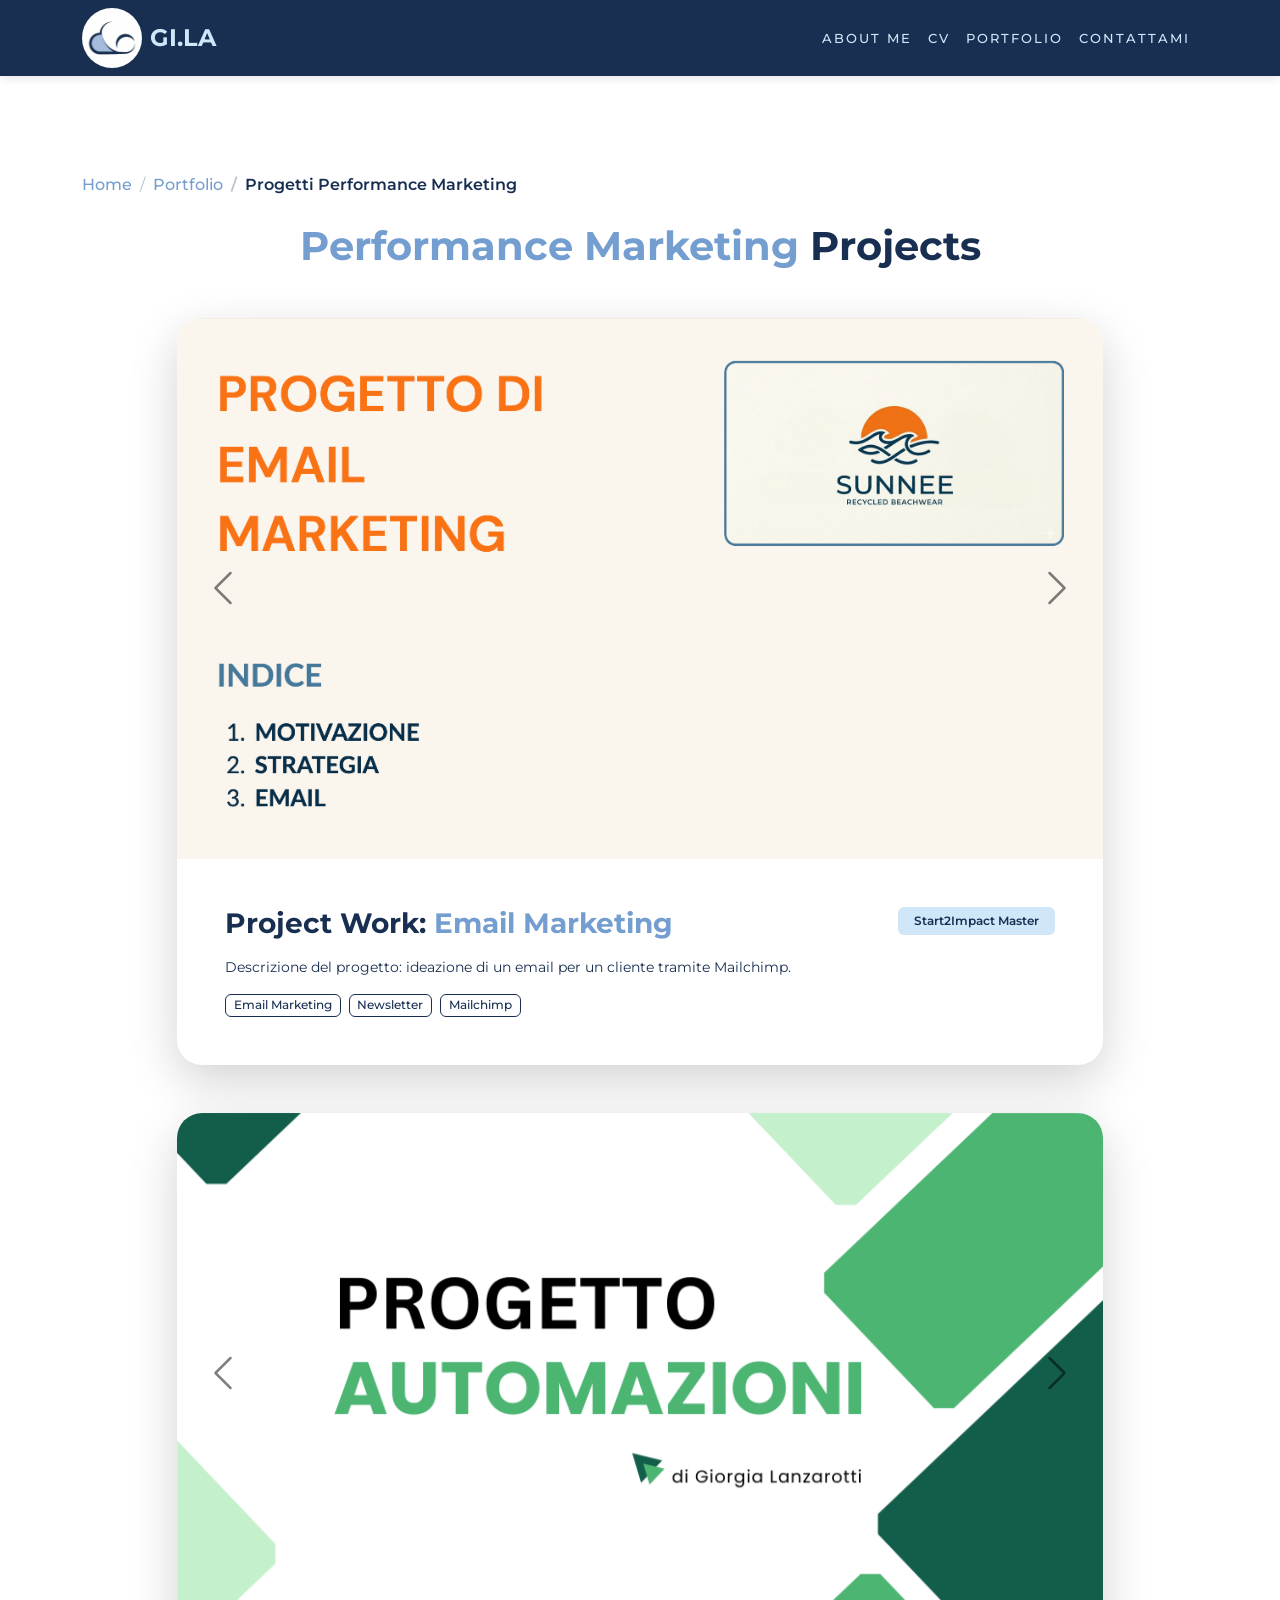
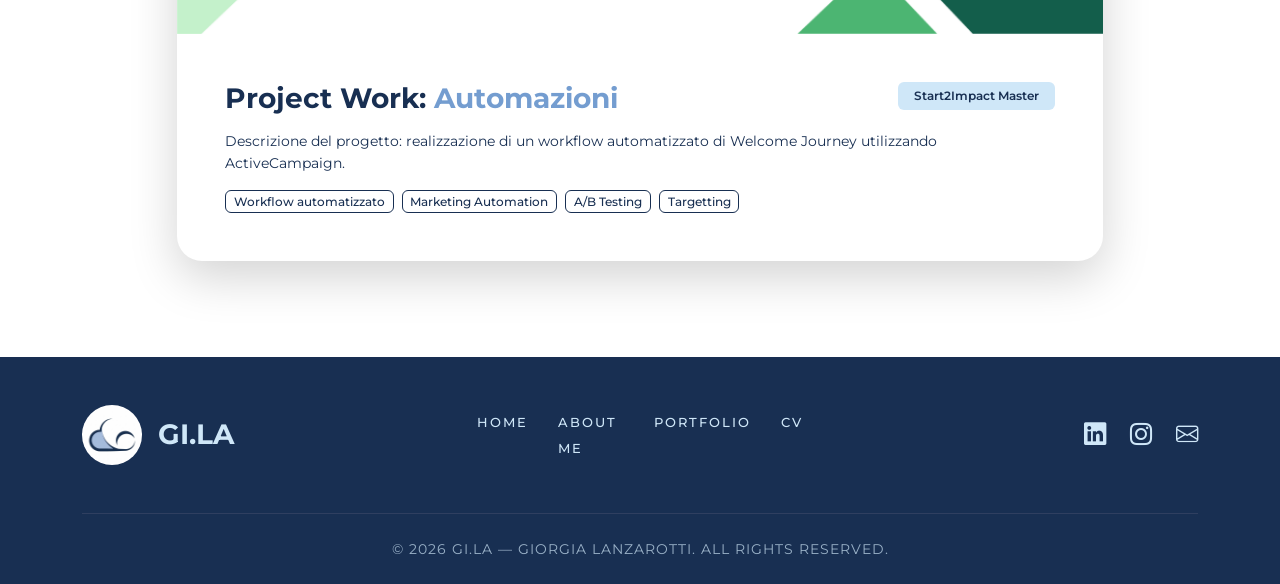
<file: performance-marketing.html>
<!DOCTYPE html>
<html lang="it">
<head>
  <meta charset="UTF-8">
  <meta name="description" content="Giorgia Lanzarotti Portfolio">
  <meta name="viewport" content="width=device-width, initial-scale=1">

  <title>GI.LA - Home</title>

  <!-- Favicon -->
  <link rel="icon" href="assets/icons/logo-gila.ico">

  <!-- Bootstrap -->
  <link href="https://cdn.jsdelivr.net/npm/bootstrap@5.3.2/dist/css/bootstrap.min.css" rel="stylesheet">

  <!-- CSS compilato -->
  <link rel="stylesheet" href="assets/css/style.css">

  <link rel="stylesheet" href="https://cdn.jsdelivr.net/npm/bootstrap-icons@1.11.1/font/bootstrap-icons.css">
  
</head>

<body>

<!-- MENU STICKY -->
<header class="main-header sticky-top">
  <div class="container d-flex justify-content-between align-items-center py-2">
    
    <a href="index.html" class="d-flex align-items-center text-decoration-none">
      <img src="assets/img/logo-gila.jpg" alt="Logo GI.LA" class="logo-img rounded-circle" style="width:60px; height:60px; object-fit:cover;">
      <span class="ms-2 fw-bold text-white fs-4">GI.LA</span>
    </a>

    <nav class="navbar navbar-expand-lg navbar-dark p-0">
      <button class="navbar-toggler border-0 p-0 collapsed" type="button" data-bs-toggle="collapse" data-bs-target="#menu">
        <div class="hamburger-icon">
          <span></span>
          <span></span>
          <span></span>
        </div>
      </button>

      <div class="collapse navbar-collapse mobile-overlay justify-content-center align-items-center" id="menu">
        <ul class="navbar-nav text-center"> 
          <li class="nav-item"><a class="nav-link" href="about-me.html">About me</a></li>
          <li class="nav-item"><a class="nav-link" href="cv.html">CV</a></li>
          <li class="nav-item"><a class="nav-link" href="portfolio.html">Portfolio</a></li>
          <li class="nav-item"><a class="nav-link" href="contattami.html">Contattami</a></li>
        </ul>
      </div>
    </nav>

  </div>
</header>

<main class="container my-5 pt-5">
    <nav aria-label="breadcrumb" class="mb-4 breadcrumb-custom">
        <ol class="breadcrumb">
            <li class="breadcrumb-item"><a href="index.html">Home</a></li>
            <li class="breadcrumb-item"><a href="portfolio.html">Portfolio</a></li>
            <li class="breadcrumb-item active" aria-current="page">Progetti Performance Marketing</li>
        </ol>
    </nav>

    <div class="mb-5 text-center">
        <h1 class="fw-bold"><span style="color: #749DD0;">Performance Marketing</span> <span class="text-muted">Projects</span></h1>
    </div>

<div class="row justify-content-center">
    <div class="col-lg-10">
        <div class="card border-0 shadow-lg mb-5" style="border-radius: 25px; overflow: hidden; background-color: #fff;">
            
            <div id="carouselMarketing1" class="carousel slide project-carousel" data-bs-ride="false">
                <div class="carousel-inner">
                    <div class="carousel-item active">
                        <img src="assets/img/progetti/Email Marketing/1.png" class="d-block w-100" alt="Slide 1">
                    </div>
                    <div class="carousel-item">
                        <img src="assets/img/progetti/Email Marketing/2.png" class="d-block w-100" alt="Slide 2">
                    </div>
                    <div class="carousel-item">
                        <img src="assets/img/progetti/Email Marketing/3.png" class="d-block w-100" alt="Slide 3">
                    </div>
                    <div class="carousel-item">
                        <img src="assets/img/progetti/Email Marketing/4.png" class="d-block w-100" alt="Slide 4">
                    </div>
                    <div class="carousel-item">
                        <img src="assets/img/progetti/Email Marketing/5.png" class="d-block w-100" alt="Slide 5">
                    </div>
                    <div class="carousel-item">
                        <img src="assets/img/progetti/Email Marketing/6.png" class="d-block w-100" alt="Slide 6">
                    </div>
                    <div class="carousel-item">
                        <img src="assets/img/progetti/Email Marketing/7.png" class="d-block w-100" alt="Slide 7">
                    </div>
                    <div class="carousel-item">
                        <img src="assets/img/progetti/Email Marketing/8.png" class="d-block w-100" alt="Slide 8">
                    </div>
                    <div class="carousel-item">
                        <img src="assets/img/progetti/Email Marketing/9.png" class="d-block w-100" alt="Slide 9">
                    </div>
                    <div class="carousel-item">
                        <img src="assets/img/progetti/Email Marketing/10.png" class="d-block w-100" alt="Slide 10">
                    </div>
                    <div class="carousel-item">
                        <img src="assets/img/progetti/Email Marketing/11.png" class="d-block w-100" alt="Slide 11">
                    </div>
                  </div>

                <button class="carousel-control-prev" type="button" data-bs-target="#carouselMarketing1" data-bs-slide="prev">
                    <span class="carousel-control-prev-icon" aria-hidden="true"></span>
                </button>
                <button class="carousel-control-next" type="button" data-bs-target="#carouselMarketing1" data-bs-slide="next">
                    <span class="carousel-control-next-icon" aria-hidden="true"></span>
                </button>
            </div> 
            <div class="card-body p-4 p-lg-5">
                <div class="d-flex justify-content-between align-items-start mb-3">
                    <h3 class="fw-bold mb-0">
                        <span class="text-muted">Project Work:</span> 
                        <span style="color: #749DD0;">Email Marketing</span>
                    </h3>
                    <span class="badge bg-dark px-3 py-2">Start2Impact Master</span>
                </div>
                <p class="strategy-text">Descrizione del progetto: ideazione di un email per un cliente tramite Mailchimp.</p>
                
                <div class="d-flex gap-2 flex-wrap">
                    <span class="badge border text-dark">Email Marketing</span>
                    <span class="badge border text-dark">Newsletter</span>
                    <span class="badge border text-dark">Mailchimp</span>
                </div>
            </div> 
        </div> 
    </div>
</div>

    <div class="row justify-content-center">
    <div class="col-lg-10">
        <div class="card border-0 shadow-lg mb-5" style="border-radius: 25px; overflow: hidden; background-color: #fff;">
            
            <div id="carouselMarketing1" class="carousel slide project-carousel" data-bs-ride="false">
                <div class="carousel-inner">
                    <div class="carousel-item active">
                        <img src="assets/img/progetti/Automazioni/1.png" class="d-block w-100" alt="Slide 1">
                    </div>
                    <div class="carousel-item">
                        <img src="assets/img/progetti/Automazioni/2.png" class="d-block w-100" alt="Slide 2">
                    </div>
                    <div class="carousel-item">
                        <img src="assets/img/progetti/Automazioni/3.png" class="d-block w-100" alt="Slide 3">
                    </div>
                    <div class="carousel-item">
                        <img src="assets/img/progetti/Automazioni/4.png" class="d-block w-100" alt="Slide 4">
                    </div>
                    <div class="carousel-item">
                        <img src="assets/img/progetti/Automazioni/5.png" class="d-block w-100" alt="Slide 5">
                    </div>
                    <div class="carousel-item">
                        <img src="assets/img/progetti/Automazioni/6.png" class="d-block w-100" alt="Slide 6">
                    </div>
                    <div class="carousel-item">
                        <img src="assets/img/progetti/Automazioni/7.png" class="d-block w-100" alt="Slide 7">
                    </div>
                    <div class="carousel-item">
                        <img src="assets/img/progetti/Automazioni/8.png" class="d-block w-100" alt="Slide 8">
                    </div>
                    <div class="carousel-item">
                        <img src="assets/img/progetti/Automazioni/9.png" class="d-block w-100" alt="Slide 9">
                    </div>
                    <div class="carousel-item">
                        <img src="assets/img/progetti/Automazioni/10.png" class="d-block w-100" alt="Slide 10">
                    </div>
                    <div class="carousel-item">
                        <img src="assets/img/progetti/Automazioni/11.png" class="d-block w-100" alt="Slide 11">
                    </div>
                    <div class="carousel-item">
                        <img src="assets/img/progetti/Automazioni/12.png" class="d-block w-100" alt="Slide 12">
                    </div>
                    <div class="carousel-item">
                        <img src="assets/img/progetti/Automazioni/13.png" class="d-block w-100" alt="Slide 13">
                    </div>
                    <div class="carousel-item">
                        <img src="assets/img/progetti/Automazioni/14.png" class="d-block w-100" alt="Slide 14">
                    </div>
                    <div class="carousel-item">
                        <img src="assets/img/progetti/Automazioni/15.png" class="d-block w-100" alt="Slide 15">
                    </div>
                    <div class="carousel-item">
                        <img src="assets/img/progetti/Automazioni/16.png" class="d-block w-100" alt="Slide 16">
                    </div>
                    <div class="carousel-item">
                        <img src="assets/img/progetti/Automazioni/17.png" class="d-block w-100" alt="Slide 17">
                    </div>
                    <div class="carousel-item">
                        <img src="assets/img/progetti/Automazioni/18.png" class="d-block w-100" alt="Slide 18">
                    </div>
                    <div class="carousel-item">
                        <img src="assets/img/progetti/Automazioni/19.png" class="d-block w-100" alt="Slide 19">
                    </div>
                  </div>

                <button class="carousel-control-prev" type="button" data-bs-target="#carouselMarketing1" data-bs-slide="prev">
                    <span class="carousel-control-prev-icon" aria-hidden="true"></span>
                </button>
                <button class="carousel-control-next" type="button" data-bs-target="#carouselMarketing1" data-bs-slide="next">
                    <span class="carousel-control-next-icon" aria-hidden="true"></span>
                </button>
            </div> 
            <div class="card-body p-4 p-lg-5">
                <div class="d-flex justify-content-between align-items-start mb-3">
                    <h3 class="fw-bold mb-0">
                        <span class="text-muted">Project Work:</span> 
                        <span style="color: #749DD0;">Automazioni</span>
                    </h3>
                    <span class="badge bg-dark px-3 py-2">Start2Impact Master</span>
                </div>
                <p class="strategy-text">Descrizione del progetto: realizzazione di un workflow automatizzato di Welcome Journey utilizzando ActiveCampaign.</p>
                
                <div class="d-flex gap-2 flex-wrap">
                    <span class="badge border text-dark">Workflow automatizzato</span>
                    <span class="badge border text-dark">Marketing Automation</span>
                    <span class="badge border text-dark">A/B Testing</span>
                    <span class="badge border text-dark">Targetting</span>
                </div>
            </div> 
        </div> 
    </div>
</div>
</main>

<footer class="site-footer mt-5">
  <div class="container">
    <div class="row py-5 align-items-center">
      
      <div class="col-lg-4 text-center text-lg-start mb-4 mb-lg-0">
        <a href="index.html" class="footer-logo d-flex align-items-center justify-content-center justify-content-lg-start text-decoration-none text-dark">
          <img src="assets/img/logo-gila.jpg" alt="Logo GI.LA" class="rounded-circle me-3" style="width:60px; height:60px; object-fit:cover;">
          <span class="h3 mb-0 fw-bold">GI.LA</span>
        </a>
      </div>

      <div class="col-lg-4 mb-4 mb-lg-0">
        <ul class="footer-nav list-unstyled d-flex justify-content-center mb-0">
          <li><a href="index.html">Home</a></li>
          <li><a href="about-me.html">About Me</a></li>
          <li><a href="portfolio.html">Portfolio</a></li>
          <li><a href="cv.html">CV</a></li>
        </ul>
      </div>

      <div class="col-lg-4 text-center text-lg-end">
        <div class="footer-socials">
            <a href="https://www.linkedin.com/in/giorgia-lanzarotti-438116208/" target="_blank" rel="noopener noreferrer">
                <i class="bi bi-linkedin"></i>
            </a>
            <a href="https://www.instagram.com/grgxlnza/" target="_blank" rel="noopener noreferrer">
                <i class="bi bi-instagram"></i>
            </a>
            <a href="contattami.html">
                <i class="bi bi-envelope"></i>
            </a>
        </div>
      </div>

    </div>

    <div class="footer-bottom border-top py-4">
      <div class="row">
        <div class="col-md-12 text-center">
          <p class="mb-0 small text-uppercase letter-spacing-1">
            &copy; 2026 GI.LA — Giorgia Lanzarotti. All Rights Reserved.
          </p>
        </div>
      </div>
    </div>
  </div>
</footer>


<script src="https://cdn.jsdelivr.net/npm/bootstrap@5.3.2/dist/js/bootstrap.bundle.min.js"></script>

<script>
  document.querySelectorAll('.navbar-collapse .nav-link').forEach(link => {
    link.addEventListener('click', () => {
      const navbarCollapse = document.querySelector('.navbar-collapse');
      const navbarToggler = document.querySelector('.navbar-toggler');
      
      // Se il menu è aperto (ha la classe 'show'), lo chiudiamo
      if (navbarCollapse.classList.contains('show')) {
        navbarToggler.click();
      }
    });
  });
</script>

</body>
</html>
</file>
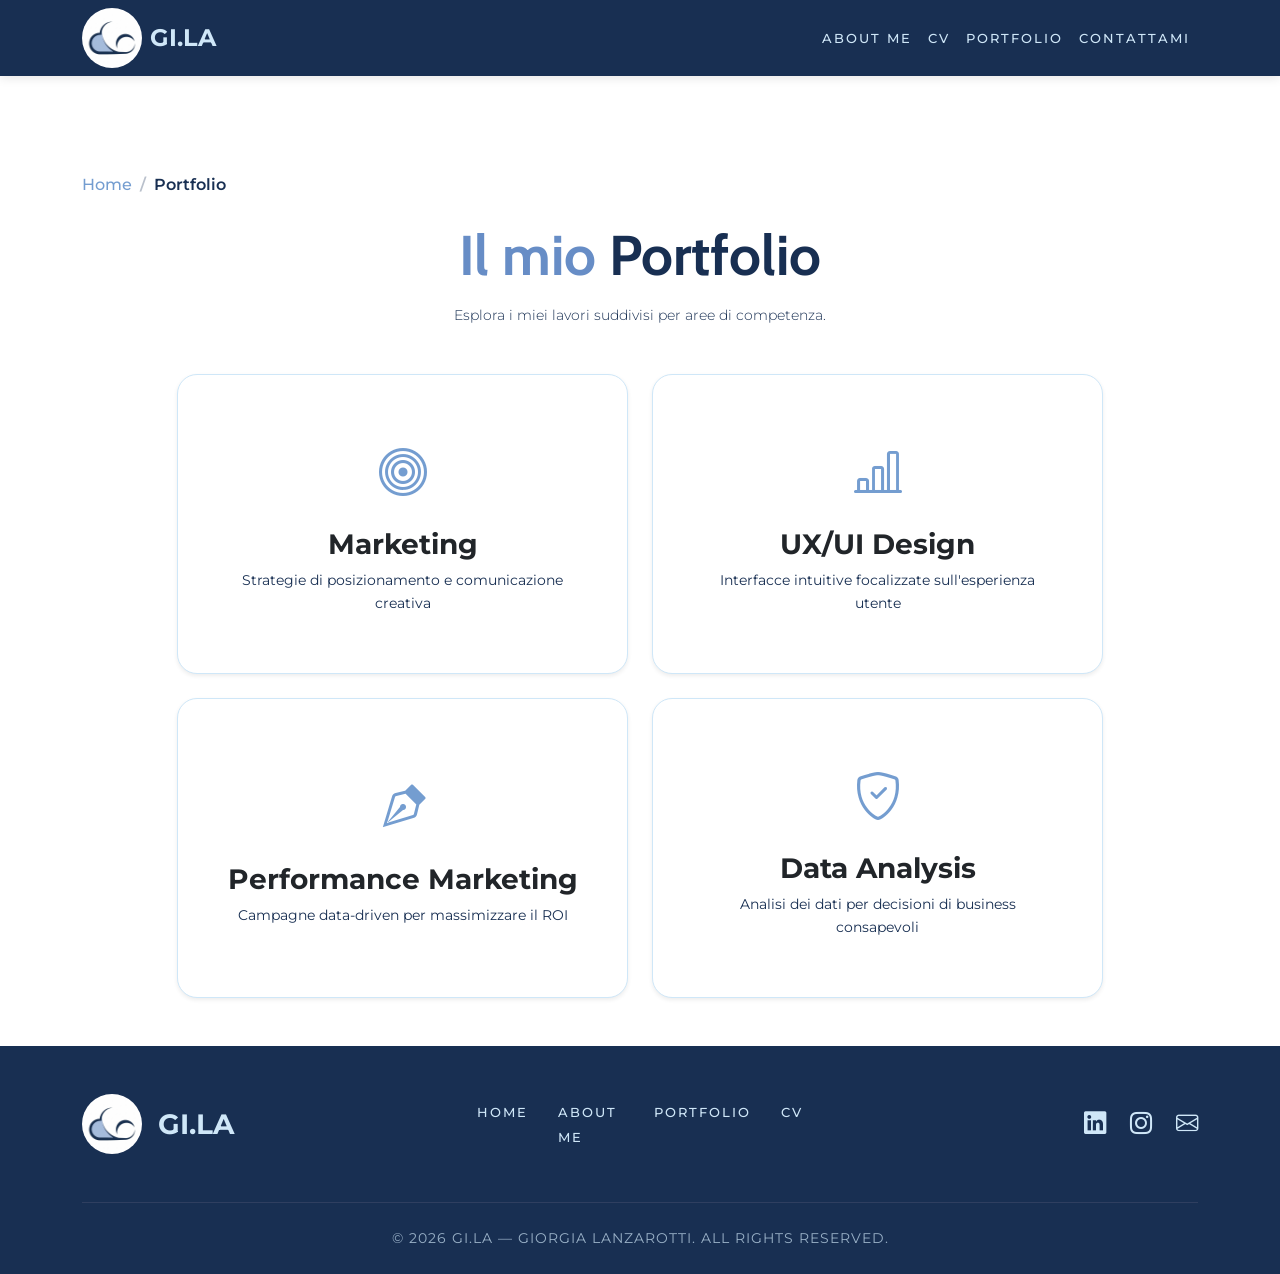
<file: portfolio.html>
<!DOCTYPE html>
<html lang="it">
<head>
  <meta charset="UTF-8">
  <meta name="description" content="Giorgia Lanzarotti Portfolio">
  <meta name="viewport" content="width=device-width, initial-scale=1">

  <title>GI.LA - Home</title>

  <!-- Favicon -->
  <link rel="icon" href="assets/icons/logo-gila.ico">

  <!-- Bootstrap -->
  <link href="https://cdn.jsdelivr.net/npm/bootstrap@5.3.2/dist/css/bootstrap.min.css" rel="stylesheet">

  <!-- CSS compilato -->
  <link rel="stylesheet" href="assets/css/style.css">

  <link rel="stylesheet" href="https://cdn.jsdelivr.net/npm/bootstrap-icons@1.11.1/font/bootstrap-icons.css">
  
</head>

<body>

<!-- MENU STICKY -->
<header class="main-header sticky-top">
  <div class="container d-flex justify-content-between align-items-center py-2">
    
    <a href="index.html" class="d-flex align-items-center text-decoration-none">
      <img src="assets/img/logo-gila.jpg" alt="Logo GI.LA" class="logo-img rounded-circle" style="width:60px; height:60px; object-fit:cover;">
      <span class="ms-2 fw-bold text-white fs-4">GI.LA</span>
    </a>

    <nav class="navbar navbar-expand-lg navbar-dark p-0">
      <button class="navbar-toggler border-0 p-0 collapsed" type="button" data-bs-toggle="collapse" data-bs-target="#menu">
        <div class="hamburger-icon">
          <span></span>
          <span></span>
          <span></span>
        </div>
      </button>

      <div class="collapse navbar-collapse mobile-overlay justify-content-center align-items-center" id="menu">
        <ul class="navbar-nav text-center"> 
          <li class="nav-item"><a class="nav-link" href="about-me.html">About me</a></li>
          <li class="nav-item"><a class="nav-link" href="cv.html">CV</a></li>
          <li class="nav-item"><a class="nav-link" href="portfolio.html">Portfolio</a></li>
          <li class="nav-item"><a class="nav-link" href="contattami.html">Contattami</a></li>
        </ul>
      </div>
    </nav>

  </div>
</header>

<main class="container my-5 pt-5">
  <nav aria-label="breadcrumb" class="mb-4 breadcrumb-custom">
        <ol class="breadcrumb">
            <li class="breadcrumb-item"><a href="index.html">Home</a></li>
            <li class="breadcrumb-item active" aria-current="page">Portfolio</li>
        </ol>
  </nav>  
  
  <div class="text-center mb-5">
        <h1 class="featurette-heading fw-bold mb-3">Il mio <span class="text-muted">Portfolio</span></h1>
        <p class="lead strategy-text">Esplora i miei lavori suddivisi per aree di competenza.</p>
    </div>

    <div class="row g-4 justify-content-center">
        
        <div class="col-md-6 col-lg-5">
            <a href="marketing.html" class="text-decoration-none">
                <div class="portfolio-card shadow-sm d-flex align-items-center justify-content-center text-center p-5">
                    <div>
                        <i class="bi bi-bullseye mb-3 d-block" style="font-size: 3rem; color: #749DD0;"></i>
                        <h3 class="fw-bold text-dark">Marketing</h3>
                        <p class="text-muted small mb-0">Strategie di posizionamento e comunicazione creativa</p>
                    </div>
                </div>
            </a>
        </div>

        <div class="col-md-6 col-lg-5">
            <a href="ux-ui-design.html" class="text-decoration-none">
                <div class="portfolio-card shadow-sm d-flex align-items-center justify-content-center text-center p-5">
                    <div>
                        <i class="bi bi-bar-chart-line mb-3 d-block" style="font-size: 3rem; color: #749DD0;"></i>
                        <h3 class="fw-bold text-dark">UX/UI Design</h3>
                        <p class="text-muted small mb-0">Interfacce intuitive focalizzate sull'esperienza utente</p>
                    </div>
                </div>
            </a>
        </div>

        <div class="col-md-6 col-lg-5">
            <a href="performance-marketing.html" class="text-decoration-none">
                <div class="portfolio-card shadow-sm d-flex align-items-center justify-content-center text-center p-5">
                    <div>
                        <i class="bi bi-vector-pen mb-3 d-block" style="font-size: 3rem; color: #749DD0;"></i>
                        <h3 class="fw-bold text-dark">Performance Marketing</h3>
                        <p class="text-muted small mb-0">Campagne data-driven per massimizzare il ROI</p>
                    </div>
                </div>
            </a>
        </div>

        <div class="col-md-6 col-lg-5">
            <a href="data-analysis.html" class="text-decoration-none">
                <div class="portfolio-card shadow-sm d-flex align-items-center justify-content-center text-center p-5">
                    <div>
                        <i class="bi bi-shield-check mb-3 d-block" style="font-size: 3rem; color: #749DD0;"></i>
                        <h3 class="fw-bold text-dark">Data Analysis</h3>
                        <p class="text-muted small mb-0">Analisi dei dati per decisioni di business consapevoli</p>
                    </div>
                </div>
            </a>
        </div>

    </div>
</main>

<footer class="site-footer mt-5">
  <div class="container">
    <div class="row py-5 align-items-center">
      
      <div class="col-lg-4 text-center text-lg-start mb-4 mb-lg-0">
        <a href="index.html" class="footer-logo d-flex align-items-center justify-content-center justify-content-lg-start text-decoration-none text-dark">
          <img src="assets/img/logo-gila.jpg" alt="Logo GI.LA" class="rounded-circle me-3" style="width:60px; height:60px; object-fit:cover;">
          <span class="h3 mb-0 fw-bold">GI.LA</span>
        </a>
      </div>

      <div class="col-lg-4 mb-4 mb-lg-0">
        <ul class="footer-nav list-unstyled d-flex justify-content-center mb-0">
          <li><a href="index.html">Home</a></li>
          <li><a href="about-me.html">About Me</a></li>
          <li><a href="portfolio.html">Portfolio</a></li>
          <li><a href="cv.html">CV</a></li>
        </ul>
      </div>

      <div class="col-lg-4 text-center text-lg-end">
        <div class="footer-socials">
            <a href="https://www.linkedin.com/in/giorgia-lanzarotti-438116208/" target="_blank" rel="noopener noreferrer">
                <i class="bi bi-linkedin"></i>
            </a>
            <a href="https://www.instagram.com/grgxlnza/" target="_blank" rel="noopener noreferrer">
                <i class="bi bi-instagram"></i>
            </a>
            <a href="contattami.html">
                <i class="bi bi-envelope"></i>
            </a>
        </div>
      </div>

    </div>

    <div class="footer-bottom border-top py-4">
      <div class="row">
        <div class="col-md-12 text-center">
          <p class="mb-0 small text-uppercase letter-spacing-1">
            &copy; 2026 GI.LA — Giorgia Lanzarotti. All Rights Reserved.
          </p>
        </div>
      </div>
    </div>
  </div>
</footer>


<script src="https://cdn.jsdelivr.net/npm/bootstrap@5.3.2/dist/js/bootstrap.bundle.min.js"></script>

<script>
  document.querySelectorAll('.navbar-collapse .nav-link').forEach(link => {
    link.addEventListener('click', () => {
      const navbarCollapse = document.querySelector('.navbar-collapse');
      const navbarToggler = document.querySelector('.navbar-toggler');
      
      // Se il menu è aperto (ha la classe 'show'), lo chiudiamo
      if (navbarCollapse.classList.contains('show')) {
        navbarToggler.click();
      }
    });
  });
</script>

</body>
</html>
</file>
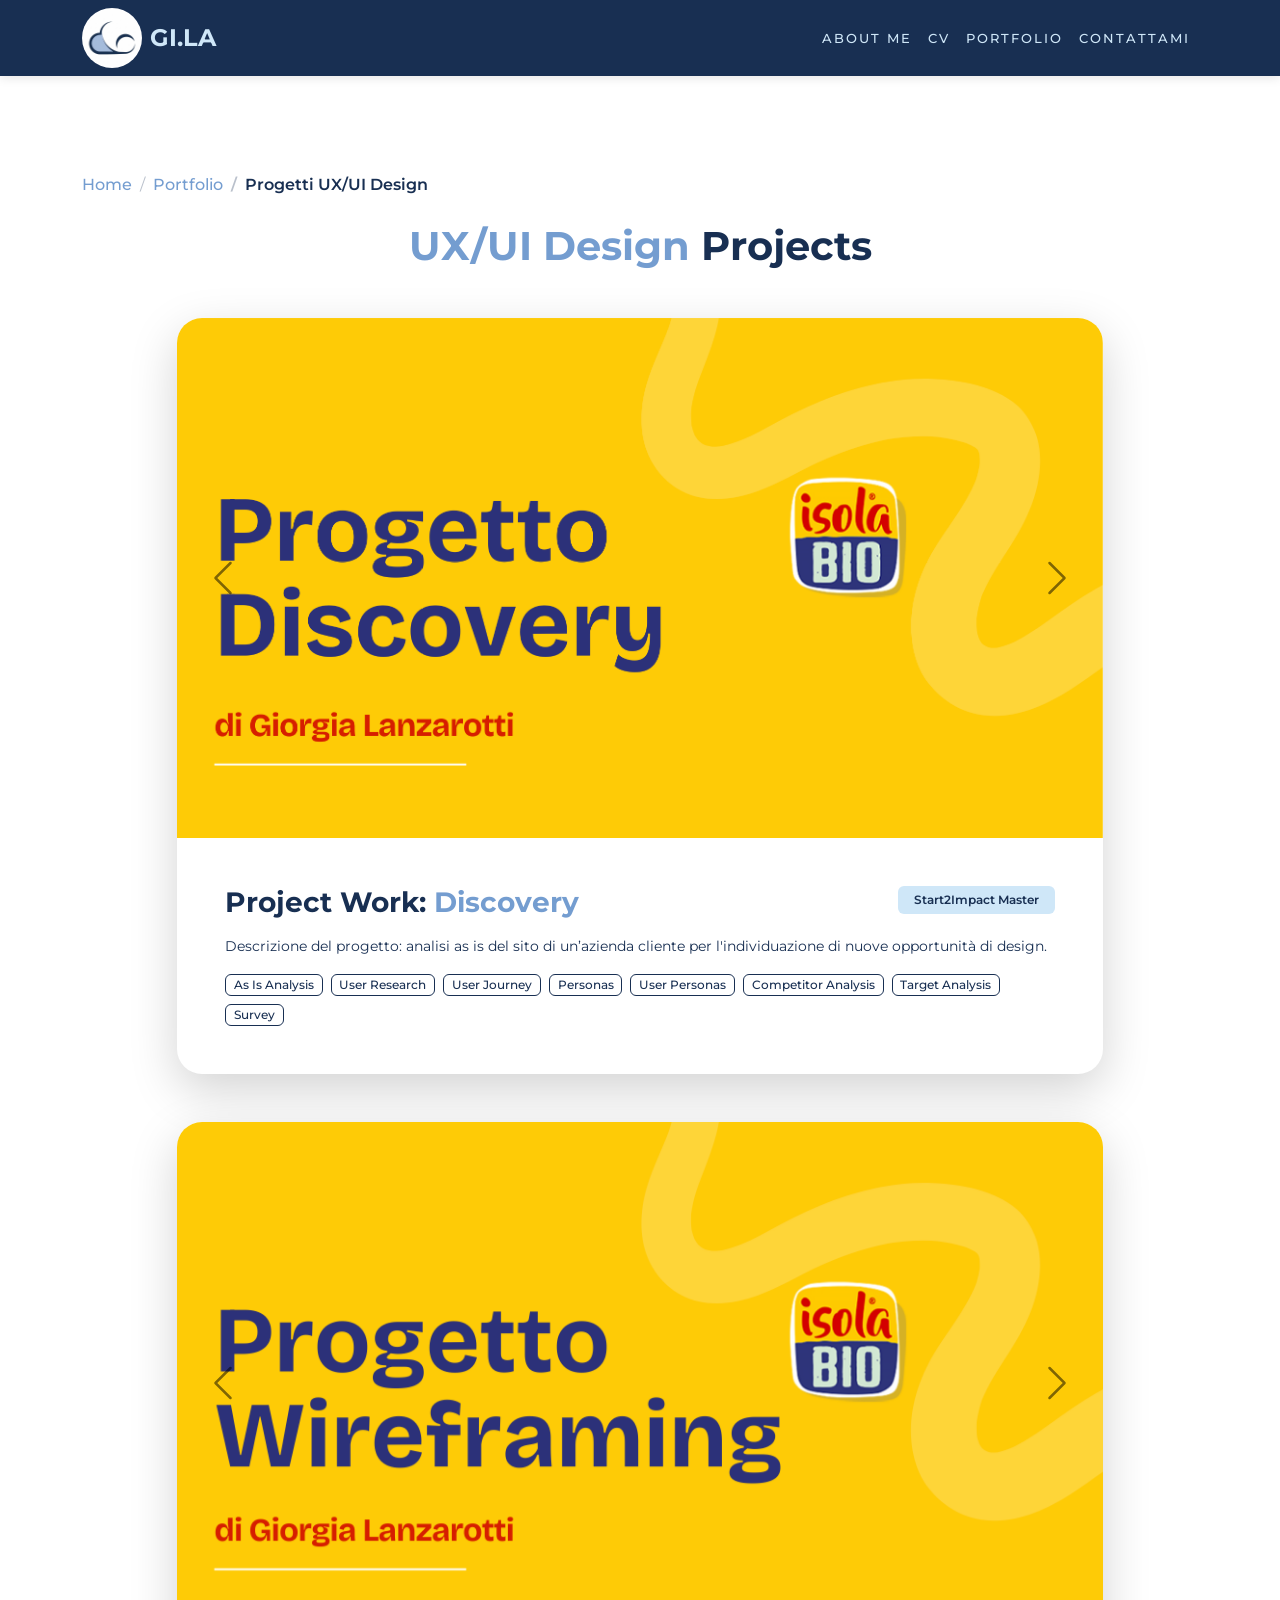
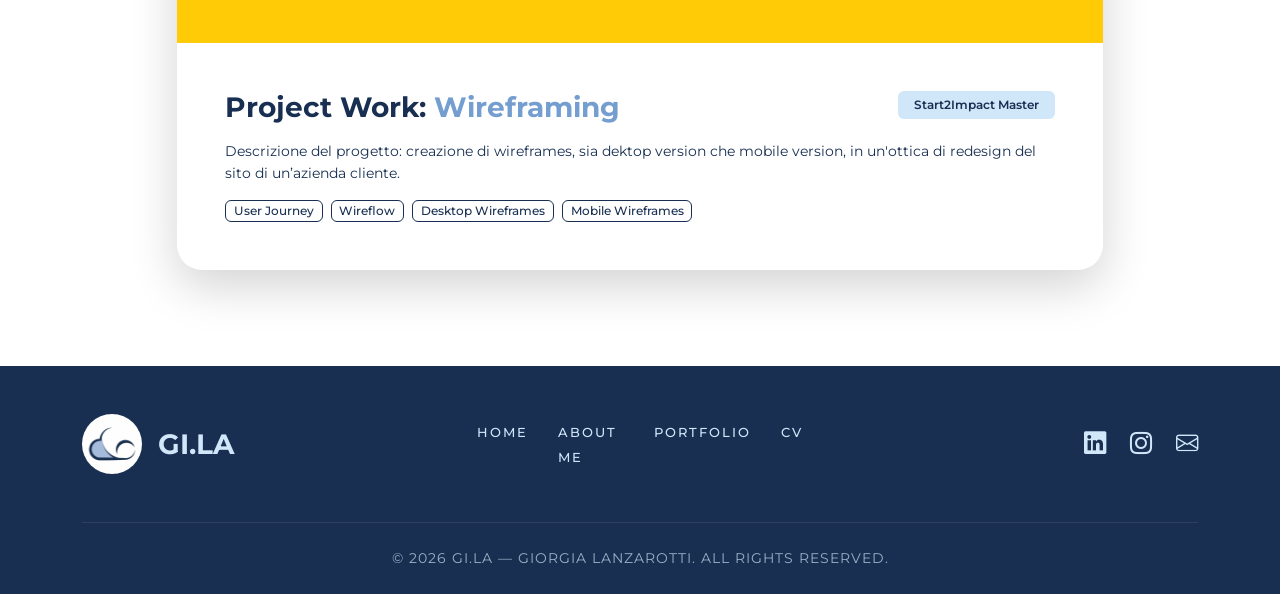
<file: ux-ui-design.html>
<!DOCTYPE html>
<html lang="it">
<head>
  <meta charset="UTF-8">
  <meta name="description" content="Giorgia Lanzarotti Portfolio">
  <meta name="viewport" content="width=device-width, initial-scale=1">

  <title>GI.LA - Home</title>

  <!-- Favicon -->
  <link rel="icon" href="assets/icons/logo-gila.ico">

  <!-- Bootstrap -->
  <link href="https://cdn.jsdelivr.net/npm/bootstrap@5.3.2/dist/css/bootstrap.min.css" rel="stylesheet">

  <!-- CSS compilato -->
  <link rel="stylesheet" href="assets/css/style.css">

  <link rel="stylesheet" href="https://cdn.jsdelivr.net/npm/bootstrap-icons@1.11.1/font/bootstrap-icons.css">
  
</head>

<body>

<!-- MENU STICKY -->
<header class="main-header sticky-top">
  <div class="container d-flex justify-content-between align-items-center py-2">
    
    <a href="index.html" class="d-flex align-items-center text-decoration-none">
      <img src="assets/img/logo-gila.jpg" alt="Logo GI.LA" class="logo-img rounded-circle" style="width:60px; height:60px; object-fit:cover;">
      <span class="ms-2 fw-bold text-white fs-4">GI.LA</span>
    </a>

    <nav class="navbar navbar-expand-lg navbar-dark p-0">
      <button class="navbar-toggler border-0 p-0 collapsed" type="button" data-bs-toggle="collapse" data-bs-target="#menu">
        <div class="hamburger-icon">
          <span></span>
          <span></span>
          <span></span>
        </div>
      </button>

      <div class="collapse navbar-collapse mobile-overlay justify-content-center align-items-center" id="menu">
        <ul class="navbar-nav text-center"> 
          <li class="nav-item"><a class="nav-link" href="about-me.html">About me</a></li>
          <li class="nav-item"><a class="nav-link" href="cv.html">CV</a></li>
          <li class="nav-item"><a class="nav-link" href="portfolio.html">Portfolio</a></li>
          <li class="nav-item"><a class="nav-link" href="contattami.html">Contattami</a></li>
        </ul>
      </div>
    </nav>

  </div>
</header>

<main class="container my-5 pt-5">
    <nav aria-label="breadcrumb" class="mb-4 breadcrumb-custom">
        <ol class="breadcrumb">
            <li class="breadcrumb-item"><a href="index.html">Home</a></li>
            <li class="breadcrumb-item"><a href="portfolio.html">Portfolio</a></li>
            <li class="breadcrumb-item active" aria-current="page">Progetti UX/UI Design</li>
        </ol>
    </nav>

    <div class="mb-5 text-center">
        <h1 class="fw-bold"><span style="color: #749DD0;">UX/UI Design</span> <span class="text-muted">Projects</span></h1>
    </div>

    <div class="row justify-content-center">
    <div class="col-lg-10">
        <div class="card border-0 shadow-lg mb-5" style="border-radius: 25px; overflow: hidden; background-color: #fff;">
            
            <div id="carouselUXUIDesign1" class="carousel slide project-carousel" data-bs-ride="false">
                <div class="carousel-inner">
                    <div class="carousel-item active">
                        <img src="assets/img/progetti/Discovery/1.png" class="d-block w-100" alt="Slide 1">
                    </div>
                    <div class="carousel-item">
                        <img src="assets/img/progetti/Discovery/2.png" class="d-block w-100" alt="Slide 2">
                    </div>
                    <div class="carousel-item">
                        <img src="assets/img/progetti/Discovery/3.png" class="d-block w-100" alt="Slide 3">
                    </div>
                    <div class="carousel-item">
                        <img src="assets/img/progetti/Discovery/4.png" class="d-block w-100" alt="Slide 4">
                    </div>
                    <div class="carousel-item">
                        <img src="assets/img/progetti/Discovery/5.png" class="d-block w-100" alt="Slide 5">
                    </div>
                    <div class="carousel-item">
                        <img src="assets/img/progetti/Discovery/6.png" class="d-block w-100" alt="Slide 6">
                    </div>
                    <div class="carousel-item">
                        <img src="assets/img/progetti/Discovery/7.png" class="d-block w-100" alt="Slide 7">
                    </div>
                    <div class="carousel-item">
                        <img src="assets/img/progetti/Discovery/8.png" class="d-block w-100" alt="Slide 8">
                    </div>
                    <div class="carousel-item">
                        <img src="assets/img/progetti/Discovery/9.png" class="d-block w-100" alt="Slide 9">
                    </div>
                    <div class="carousel-item">
                        <img src="assets/img/progetti/Discovery/10.png" class="d-block w-100" alt="Slide 10">
                    </div>
                    <div class="carousel-item">
                        <img src="assets/img/progetti/Discovery/11.png" class="d-block w-100" alt="Slide 11">
                    </div>
                    <div class="carousel-item">
                        <img src="assets/img/progetti/Discovery/12.png" class="d-block w-100" alt="Slide 12">
                    </div>
                    <div class="carousel-item">
                        <img src="assets/img/progetti/Discovery/13.png" class="d-block w-100" alt="Slide 13">
                    </div>
                    <div class="carousel-item">
                        <img src="assets/img/progetti/Discovery/14.png" class="d-block w-100" alt="Slide 14">
                    </div>
                    <div class="carousel-item">
                        <img src="assets/img/progetti/Discovery/15.png" class="d-block w-100" alt="Slide 15">
                    </div>
                    <div class="carousel-item">
                        <img src="assets/img/progetti/Discovery/16.png" class="d-block w-100" alt="Slide 16">
                    </div>
                    <div class="carousel-item">
                        <img src="assets/img/progetti/Discovery/17.png" class="d-block w-100" alt="Slide 17">
                    </div>
                    <div class="carousel-item">
                        <img src="assets/img/progetti/Discovery/18.png" class="d-block w-100" alt="Slide 18">
                    </div>
                    <div class="carousel-item">
                        <img src="assets/img/progetti/Discovery/19.png" class="d-block w-100" alt="Slide 19">
                    </div>
                    <div class="carousel-item">
                        <img src="assets/img/progetti/Discovery/20.png" class="d-block w-100" alt="Slide 20">
                    </div>
                    <div class="carousel-item">
                        <img src="assets/img/progetti/Discovery/21.png" class="d-block w-100" alt="Slide 21">
                    </div>
                    <div class="carousel-item">
                        <img src="assets/img/progetti/Discovery/22.png" class="d-block w-100" alt="Slide 22">
                    </div>
                    <div class="carousel-item">
                        <img src="assets/img/progetti/Discovery/23.png" class="d-block w-100" alt="Slide 23">
                    </div>
                    <div class="carousel-item">
                        <img src="assets/img/progetti/Discovery/24.png" class="d-block w-100" alt="Slide 24">
                    </div>
                    <div class="carousel-item">
                        <img src="assets/img/progetti/Discovery/25.png" class="d-block w-100" alt="Slide 25">
                    </div>
                    <div class="carousel-item">
                        <img src="assets/img/progetti/Discovery/26.png" class="d-block w-100" alt="Slide 26">
                    </div>
                    <div class="carousel-item">
                        <img src="assets/img/progetti/Discovery/27.png" class="d-block w-100" alt="Slide 27">
                    </div>
                    <div class="carousel-item">
                        <img src="assets/img/progetti/Discovery/28.png" class="d-block w-100" alt="Slide 28">
                    </div>
                    <div class="carousel-item">
                        <img src="assets/img/progetti/Discovery/29.png" class="d-block w-100" alt="Slide 29">
                    </div>
                    <div class="carousel-item">
                        <img src="assets/img/progetti/Discovery/30.png" class="d-block w-100" alt="Slide 30">
                    </div>
                    <div class="carousel-item">
                        <img src="assets/img/progetti/Discovery/31.png" class="d-block w-100" alt="Slide 31">
                    </div>
                    <div class="carousel-item">
                        <img src="assets/img/progetti/Discovery/32.png" class="d-block w-100" alt="Slide 32">
                    </div>
                    <div class="carousel-item">
                        <img src="assets/img/progetti/Discovery/33.png" class="d-block w-100" alt="Slide 33">
                    </div>
                    <div class="carousel-item">
                        <img src="assets/img/progetti/Discovery/34.png" class="d-block w-100" alt="Slide 34">
                    </div>
                    <div class="carousel-item">
                        <img src="assets/img/progetti/Discovery/35.png" class="d-block w-100" alt="Slide 35">
                    </div>
                </div>

                <button class="carousel-control-prev" type="button" data-bs-target="#carouselUXUIDesign1" data-bs-slide="prev">
                    <span class="carousel-control-prev-icon" aria-hidden="true"></span>
                </button>
                <button class="carousel-control-next" type="button" data-bs-target="#carouselUXUIDesign1" data-bs-slide="next">
                    <span class="carousel-control-next-icon" aria-hidden="true"></span>
                </button>
            </div> <div class="card-body p-4 p-lg-5">
                <div class="d-flex justify-content-between align-items-start mb-3">
                    <h3 class="fw-bold mb-0">
                        <span class="text-muted">Project Work:</span> 
                        <span style="color: #749DD0;">Discovery</span>
                    </h3>
                    <span class="badge bg-dark px-3 py-2">Start2Impact Master</span>
                </div>
                <p class="strategy-text">Descrizione del progetto: analisi as is del sito di un’azienda cliente per l'individuazione di nuove opportunità di design.</p>
                
                <div class="d-flex gap-2 flex-wrap">
                    <span class="badge border text-dark">As Is Analysis</span>
                    <span class="badge border text-dark">User Research</span>
                    <span class="badge border text-dark">User Journey</span>
                    <span class="badge border text-dark">Personas</span>
                    <span class="badge border text-dark">User Personas</span>
                    <span class="badge border text-dark">Competitor Analysis</span>
                    <span class="badge border text-dark">Target Analysis</span>
                    <span class="badge border text-dark">Survey</span>
                </div>
            </div> 
        </div> 
    </div>
</div>

<div class="row justify-content-center">
    <div class="col-lg-10">
        <div class="card border-0 shadow-lg mb-5" style="border-radius: 25px; overflow: hidden; background-color: #fff;">
            
            <div id="carouselUXUIDesign2" class="carousel slide project-carousel" data-bs-ride="false">
                <div class="carousel-inner">
                    <div class="carousel-item active">
                        <img src="assets/img/progetti/Wireframing/1.png" class="d-block w-100" alt="Slide 1">
                    </div>
                    <div class="carousel-item">
                        <img src="assets/img/progetti/Wireframing/2.png" class="d-block w-100" alt="Slide 2">
                    </div>
                    <div class="carousel-item">
                        <img src="assets/img/progetti/Wireframing/3.png" class="d-block w-100" alt="Slide 3">
                    </div>
                    <div class="carousel-item">
                        <img src="assets/img/progetti/Wireframing/4.png" class="d-block w-100" alt="Slide 4">
                    </div>
                    <div class="carousel-item">
                        <img src="assets/img/progetti/Wireframing/5.png" class="d-block w-100" alt="Slide 5">
                    </div>
                    <div class="carousel-item">
                        <img src="assets/img/progetti/Wireframing/6.png" class="d-block w-100" alt="Slide 6">
                    </div>
                    <div class="carousel-item">
                        <img src="assets/img/progetti/Wireframing/7.png" class="d-block w-100" alt="Slide 7">
                    </div>
                    <div class="carousel-item">
                        <img src="assets/img/progetti/Wireframing/8.png" class="d-block w-100" alt="Slide 8">
                    </div>
                    <div class="carousel-item">
                        <img src="assets/img/progetti/Wireframing/9.png" class="d-block w-100" alt="Slide 9">
                    </div>
                    <div class="carousel-item">
                        <img src="assets/img/progetti/Wireframing/10.png" class="d-block w-100" alt="Slide 10">
                    </div>
                    <div class="carousel-item">
                        <img src="assets/img/progetti/Wireframing/11.png" class="d-block w-100" alt="Slide 11">
                    </div>
                    <div class="carousel-item">
                        <img src="assets/img/progetti/Wireframing/12.png" class="d-block w-100" alt="Slide 12">
                    </div>
                    <div class="carousel-item">
                        <img src="assets/img/progetti/Wireframing/13.png" class="d-block w-100" alt="Slide 13">
                    </div>
                    <div class="carousel-item">
                        <img src="assets/img/progetti/Wireframing/14.png" class="d-block w-100" alt="Slide 14">
                    </div>
                    <div class="carousel-item">
                        <img src="assets/img/progetti/Wireframing/15.png" class="d-block w-100" alt="Slide 15">
                    </div>
                    <div class="carousel-item">
                        <img src="assets/img/progetti/Wireframing/16.png" class="d-block w-100" alt="Slide 16">
                    </div>
                    <div class="carousel-item">
                        <img src="assets/img/progetti/Wireframing/17.png" class="d-block w-100" alt="Slide 17">
                    </div>
                    <div class="carousel-item">
                        <img src="assets/img/progetti/Wireframing/18.png" class="d-block w-100" alt="Slide 18">
                    </div>
                    <div class="carousel-item">
                        <img src="assets/img/progetti/Wireframing/19.png" class="d-block w-100" alt="Slide 19">
                    </div>
                    <div class="carousel-item">
                        <img src="assets/img/progetti/Wireframing/20.png" class="d-block w-100" alt="Slide 20">
                    </div>
                    <div class="carousel-item">
                        <img src="assets/img/progetti/Wireframing/21.png" class="d-block w-100" alt="Slide 21">
                    </div>
                    <div class="carousel-item">
                        <img src="assets/img/progetti/Wireframing/22.png" class="d-block w-100" alt="Slide 22">
                    </div>
                    <div class="carousel-item">
                        <img src="assets/img/progetti/Wireframing/23.png" class="d-block w-100" alt="Slide 23">
                    </div>
                    <div class="carousel-item">
                        <img src="assets/img/progetti/Wireframing/24.png" class="d-block w-100" alt="Slide 24">
                    </div>
                    <div class="carousel-item">
                        <img src="assets/img/progetti/Wireframing/25.png" class="d-block w-100" alt="Slide 25">
                    </div>
                    <div class="carousel-item">
                        <img src="assets/img/progetti/Wireframing/26.png" class="d-block w-100" alt="Slide 26">
                    </div>
                    <div class="carousel-item">
                        <img src="assets/img/progetti/Wireframing/27.png" class="d-block w-100" alt="Slide 27">
                    </div>
                    <div class="carousel-item">
                        <img src="assets/img/progetti/Wireframing/28.png" class="d-block w-100" alt="Slide 28">
                    </div>
                </div>

                <button class="carousel-control-prev" type="button" data-bs-target="#carouselUXUIDesign2" data-bs-slide="prev">
                    <span class="carousel-control-prev-icon" aria-hidden="true"></span>
                </button>
                <button class="carousel-control-next" type="button" data-bs-target="#carouselUXUIDesign2" data-bs-slide="next">
                    <span class="carousel-control-next-icon" aria-hidden="true"></span>
                </button>
            </div> <div class="card-body p-4 p-lg-5">
                <div class="d-flex justify-content-between align-items-start mb-3">
                    <h3 class="fw-bold mb-0">
                        <span class="text-muted">Project Work:</span> 
                        <span style="color: #749DD0;">Wireframing</span>
                    </h3>
                    <span class="badge bg-dark px-3 py-2">Start2Impact Master</span>
                </div>
                <p class="strategy-text">Descrizione del progetto: creazione di wireframes, sia dektop version che mobile version, in un'ottica di redesign del sito di un’azienda cliente.</p>
                
                <div class="d-flex gap-2 flex-wrap">
                    <span class="badge border text-dark">User Journey</span>
                    <span class="badge border text-dark">Wireflow</span>
                    <span class="badge border text-dark">Desktop Wireframes</span>
                    <span class="badge border text-dark">Mobile Wireframes</span>
                </div>
            </div> 
        </div> 
    </div>
</div>
</main>

<footer class="site-footer mt-5">
  <div class="container">
    <div class="row py-5 align-items-center">
      
      <div class="col-lg-4 text-center text-lg-start mb-4 mb-lg-0">
        <a href="index.html" class="footer-logo d-flex align-items-center justify-content-center justify-content-lg-start text-decoration-none text-dark">
          <img src="assets/img/logo-gila.jpg" alt="Logo GI.LA" class="rounded-circle me-3" style="width:60px; height:60px; object-fit:cover;">
          <span class="h3 mb-0 fw-bold">GI.LA</span>
        </a>
      </div>

      <div class="col-lg-4 mb-4 mb-lg-0">
        <ul class="footer-nav list-unstyled d-flex justify-content-center mb-0">
          <li><a href="index.html">Home</a></li>
          <li><a href="about-me.html">About Me</a></li>
          <li><a href="portfolio.html">Portfolio</a></li>
          <li><a href="cv.html">CV</a></li>
        </ul>
      </div>

      <div class="col-lg-4 text-center text-lg-end">
        <div class="footer-socials">
            <a href="https://www.linkedin.com/in/giorgia-lanzarotti-438116208/" target="_blank" rel="noopener noreferrer">
                <i class="bi bi-linkedin"></i>
            </a>
            <a href="https://www.instagram.com/grgxlnza/" target="_blank" rel="noopener noreferrer">
                <i class="bi bi-instagram"></i>
            </a>
            <a href="contattami.html">
                <i class="bi bi-envelope"></i>
            </a>
        </div>
      </div>

    </div>

    <div class="footer-bottom border-top py-4">
      <div class="row">
        <div class="col-md-12 text-center">
          <p class="mb-0 small text-uppercase letter-spacing-1">
            &copy; 2026 GI.LA — Giorgia Lanzarotti. All Rights Reserved.
          </p>
        </div>
      </div>
    </div>
  </div>
</footer>


<script src="https://cdn.jsdelivr.net/npm/bootstrap@5.3.2/dist/js/bootstrap.bundle.min.js"></script>

<script>
  document.querySelectorAll('.navbar-collapse .nav-link').forEach(link => {
    link.addEventListener('click', () => {
      const navbarCollapse = document.querySelector('.navbar-collapse');
      const navbarToggler = document.querySelector('.navbar-toggler');
      
      // Se il menu è aperto (ha la classe 'show'), lo chiudiamo
      if (navbarCollapse.classList.contains('show')) {
        navbarToggler.click();
      }
    });
  });
</script>

</body>
</html>
</file>
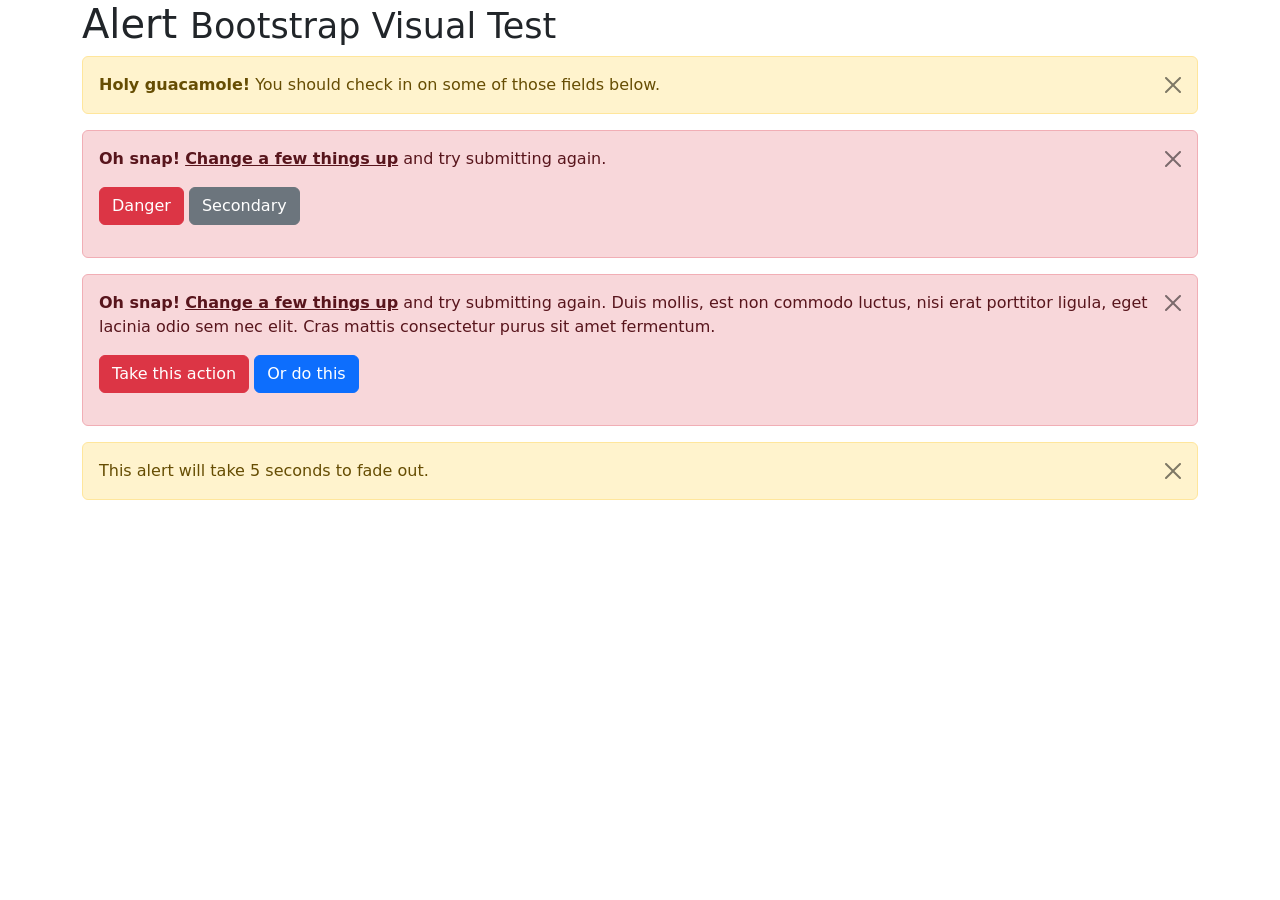
<file: assets/bootstrap-5.3.8/js/tests/visual/alert.html>
<!doctype html>
<html lang="en">
  <head>
    <meta charset="utf-8">
    <meta name="viewport" content="width=device-width, initial-scale=1">
    <link href="../../../dist/css/bootstrap.min.css" rel="stylesheet">
    <title>Alert</title>
  </head>
  <body>
    <div class="container">
      <h1>Alert <small>Bootstrap Visual Test</small></h1>

      <div class="alert alert-warning alert-dismissible fade show" role="alert">
        <button type="button" class="btn-close" data-bs-dismiss="alert" aria-label="Close"></button>
        <strong>Holy guacamole!</strong> You should check in on some of those fields below.
      </div>

      <div class="alert alert-danger alert-dismissible fade show" role="alert">
        <button type="button" class="btn-close" data-bs-dismiss="alert" aria-label="Close"></button>
        <p>
          <strong>Oh snap!</strong> <a href="#" class="alert-link">Change a few things up</a> and try submitting again.
        </p>
        <p>
          <button type="button" class="btn btn-danger">Danger</button>
          <button type="button" class="btn btn-secondary">Secondary</button>
        </p>
      </div>

      <div class="alert alert-danger alert-dismissible fade show" role="alert">
        <button type="button" class="btn-close" data-bs-dismiss="alert" aria-label="Close"></button>
        <p>
          <strong>Oh snap!</strong> <a href="#" class="alert-link">Change a few things up</a> and try submitting again. Duis mollis, est non commodo luctus, nisi erat porttitor ligula, eget lacinia odio sem nec elit. Cras mattis consectetur purus sit amet fermentum.
        </p>
        <p>
          <button type="button" class="btn btn-danger">Take this action</button>
          <button type="button" class="btn btn-primary">Or do this</button>
        </p>
      </div>

      <div class="alert alert-warning alert-dismissible fade show" role="alert" style="transition-duration: 5s;">
        <button type="button" class="btn-close" data-bs-dismiss="alert" aria-label="Close"></button>
        This alert will take 5 seconds to fade out.
      </div>
    </div>

    <script src="../../../dist/js/bootstrap.bundle.js"></script>
  </body>
</html>
</file>
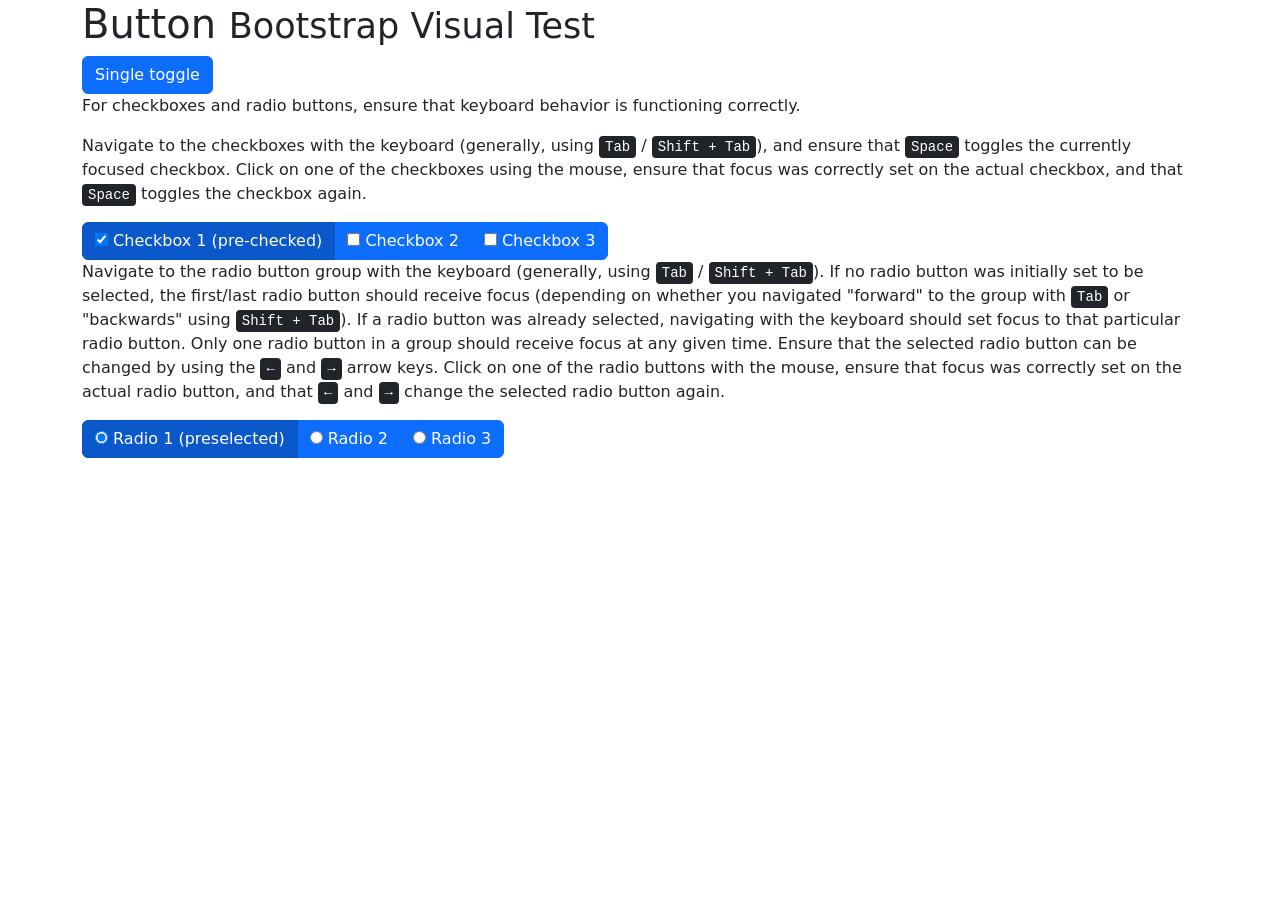
<file: assets/bootstrap-5.3.8/js/tests/visual/button.html>
<!doctype html>
<html lang="en">
  <head>
    <meta charset="utf-8">
    <meta name="viewport" content="width=device-width, initial-scale=1">
    <link href="../../../dist/css/bootstrap.min.css" rel="stylesheet">
    <title>Button</title>
  </head>
  <body>
    <div class="container">
      <h1>Button <small>Bootstrap Visual Test</small></h1>

      <button type="button" class="btn btn-primary" data-bs-toggle="button" aria-pressed="false" autocomplete="off">
        Single toggle
      </button>

      <p>For checkboxes and radio buttons, ensure that keyboard behavior is functioning correctly.</p>
      <p>Navigate to the checkboxes with the keyboard (generally, using <kbd>Tab</kbd> / <kbd><kbd>Shift</kbd> + <kbd>Tab</kbd></kbd>), and ensure that <kbd>Space</kbd> toggles the currently focused checkbox. Click on one of the checkboxes using the mouse, ensure that focus was correctly set on the actual checkbox, and that <kbd>Space</kbd> toggles the checkbox again.</p>

      <div class="btn-group" data-bs-toggle="buttons">
        <label class="btn btn-primary active">
          <input type="checkbox" checked autocomplete="off"> Checkbox 1 (pre-checked)
        </label>
        <label class="btn btn-primary">
          <input type="checkbox" autocomplete="off"> Checkbox 2
        </label>
        <label class="btn btn-primary">
          <input type="checkbox" autocomplete="off"> Checkbox 3
        </label>
      </div>

      <p>Navigate to the radio button group with the keyboard (generally, using <kbd>Tab</kbd> / <kbd><kbd>Shift</kbd> + <kbd>Tab</kbd></kbd>). If no radio button was initially set to be selected, the first/last radio button should receive focus (depending on whether you navigated "forward" to the group with <kbd>Tab</kbd> or "backwards" using <kbd><kbd>Shift</kbd> + <kbd>Tab</kbd></kbd>). If a radio button was already selected, navigating with the keyboard should set focus to that particular radio button. Only one radio button in a group should receive focus at any given time.  Ensure that the selected radio button can be changed by using the <kbd>←</kbd> and <kbd>→</kbd> arrow keys. Click on one of the radio buttons with the mouse,  ensure that focus was correctly set on the actual radio button, and that <kbd>←</kbd> and <kbd>→</kbd> change the selected radio button again.</p>

      <div class="btn-group" data-bs-toggle="buttons">
        <label class="btn btn-primary active">
          <input type="radio" name="options" id="option1" autocomplete="off" checked> Radio 1 (preselected)
        </label>
        <label class="btn btn-primary">
          <input type="radio" name="options" id="option2" autocomplete="off"> Radio 2
        </label>
        <label class="btn btn-primary">
          <input type="radio" name="options" id="option3" autocomplete="off"> Radio 3
        </label>
      </div>
    </div>

    <script src="../../../dist/js/bootstrap.bundle.js"></script>
  </body>
</html>
</file>
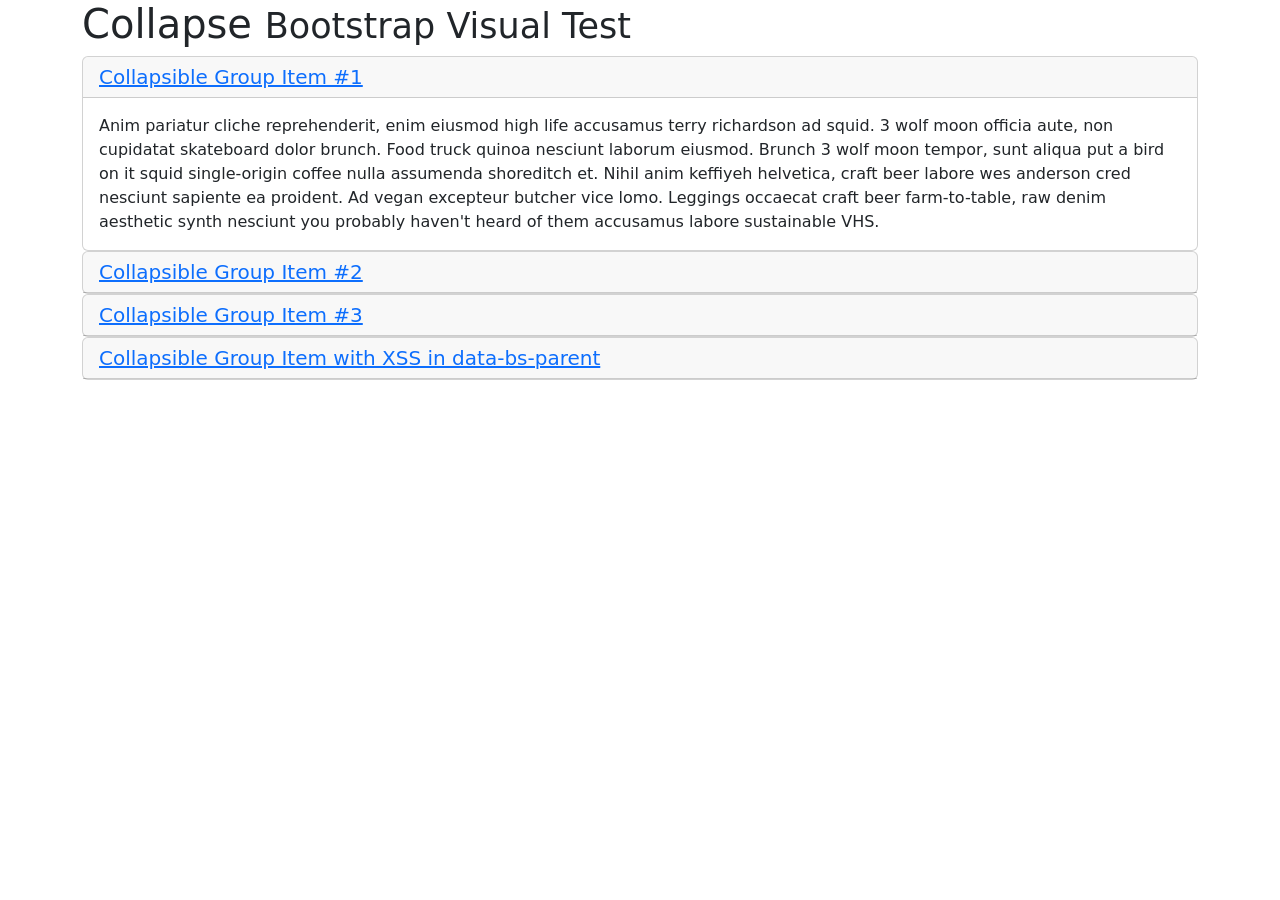
<file: assets/bootstrap-5.3.8/js/tests/visual/collapse.html>
<!doctype html>
<html lang="en">
  <head>
    <meta charset="utf-8">
    <meta name="viewport" content="width=device-width, initial-scale=1">
    <link href="../../../dist/css/bootstrap.min.css" rel="stylesheet">
    <title>Collapse</title>
  </head>
  <body>
    <div class="container">
      <h1>Collapse <small>Bootstrap Visual Test</small></h1>

      <div id="accordion" role="tablist">
        <div class="card" role="presentation">
          <div class="card-header" role="tab" id="headingOne">
            <h5 class="mb-0">
              <a data-bs-toggle="collapse" href="#collapseOne" aria-expanded="true" aria-controls="collapseOne">
                Collapsible Group Item #1
              </a>
            </h5>
          </div>

          <div id="collapseOne" class="collapse show" data-bs-parent="#accordion" role="tabpanel" aria-labelledby="headingOne">
            <div class="card-body">
              Anim pariatur cliche reprehenderit, enim eiusmod high life accusamus terry richardson ad squid. 3 wolf moon officia aute, non cupidatat skateboard dolor brunch. Food truck quinoa nesciunt laborum eiusmod. Brunch 3 wolf moon tempor, sunt aliqua put a bird on it squid single-origin coffee nulla assumenda shoreditch et. Nihil anim keffiyeh helvetica, craft beer labore wes anderson cred nesciunt sapiente ea proident. Ad vegan excepteur butcher vice lomo. Leggings occaecat craft beer farm-to-table, raw denim aesthetic synth nesciunt you probably haven't heard of them accusamus labore sustainable VHS.
            </div>
          </div>
        </div>
        <div class="card" role="presentation">
          <div class="card-header" role="tab" id="headingTwo">
            <h5 class="mb-0">
              <a class="collapsed" data-bs-toggle="collapse" href="#collapseTwo" aria-expanded="false" aria-controls="collapseTwo">
                Collapsible Group Item #2
              </a>
            </h5>
          </div>
          <div id="collapseTwo" class="collapse" data-bs-parent="#accordion" role="tabpanel" aria-labelledby="headingTwo">
            <div class="card-body">
              Anim pariatur cliche reprehenderit, enim eiusmod high life accusamus terry richardson ad squid. 3 wolf moon officia aute, non cupidatat skateboard dolor brunch. Food truck quinoa nesciunt laborum eiusmod. Brunch 3 wolf moon tempor, sunt aliqua put a bird on it squid single-origin coffee nulla assumenda shoreditch et. Nihil anim keffiyeh helvetica, craft beer labore wes anderson cred nesciunt sapiente ea proident. Ad vegan excepteur butcher vice lomo. Leggings occaecat craft beer farm-to-table, raw denim aesthetic synth nesciunt you probably haven't heard of them accusamus labore sustainable VHS.
            </div>
          </div>
        </div>
        <div class="card" role="presentation">
          <div class="card-header" role="tab" id="headingThree">
            <h5 class="mb-0">
              <a class="collapsed" data-bs-toggle="collapse" href="#collapseThree" aria-expanded="false" aria-controls="collapseThree">
                Collapsible Group Item #3
              </a>
            </h5>
          </div>
          <div id="collapseThree" class="collapse" data-bs-parent="#accordion" role="tabpanel" aria-labelledby="headingThree">
            <div class="card-body">
              Anim pariatur cliche reprehenderit, enim eiusmod high life accusamus terry richardson ad squid. 3 wolf moon officia aute, non cupidatat skateboard dolor brunch. Food truck quinoa nesciunt laborum eiusmod. Brunch 3 wolf moon tempor, sunt aliqua put a bird on it squid single-origin coffee nulla assumenda shoreditch et. Nihil anim keffiyeh helvetica, craft beer labore wes anderson cred nesciunt sapiente ea proident. Ad vegan excepteur butcher vice lomo. Leggings occaecat craft beer farm-to-table, raw denim aesthetic synth nesciunt you probably haven't heard of them accusamus labore sustainable VHS.
            </div>
          </div>
        </div>
        <div class="card" role="presentation">
          <div class="card-header" role="tab" id="headingFour">
            <h5 class="mb-0">
              <a class="collapsed" data-bs-toggle="collapse" href="#collapseFour" aria-expanded="false" aria-controls="collapseFour">
                Collapsible Group Item with XSS in data-bs-parent
              </a>
            </h5>
          </div>
          <div id="collapseFour" class="collapse" data-bs-parent="<img src=1 onerror=alert(123)>" role="tabpanel" aria-labelledby="headingFour">
            <div class="card-body">
              Anim pariatur cliche reprehenderit, enim eiusmod high life accusamus terry richardson ad squid. 3 wolf moon officia aute, non cupidatat skateboard dolor brunch. Food truck quinoa nesciunt laborum eiusmod. Brunch 3 wolf moon tempor, sunt aliqua put a bird on it squid single-origin coffee nulla assumenda shoreditch et. Nihil anim keffiyeh helvetica, craft beer labore wes anderson cred nesciunt sapiente ea proident. Ad vegan excepteur butcher vice lomo. Leggings occaecat craft beer farm-to-table, raw denim aesthetic synth nesciunt you probably haven't heard of them accusamus labore sustainable VHS.
            </div>
          </div>
        </div>
      </div>
    </div>

    <script src="../../../dist/js/bootstrap.bundle.js"></script>
  </body>
</html>
</file>
<file: assets/css/style.css>
@import "https://fonts.googleapis.com/css2?family=Cabin:wght@700&family=Montserrat:wght@400;500;600&display=swap";
* {
  margin: 0;
  padding: 0;
  box-sizing: border-box;
}

body {
  font-family: "Montserrat", sans-serif;
  background-color: #ffffff;
  color: #fff;
  line-height: 1.6;
}

html {
  font-family: "Montserrat", sans-serif;
  background-color: #ffffff;
  color: #fff;
  line-height: 1.6;
}

header.main-header {
  z-index: 2000 !important;
  position: sticky;
  top: 0;
  background-color: #182F52 !important;
  box-shadow: 0 2px 10px rgba(0, 0, 0, 0.1);
}

.main-header .fw-bold.text-white {
  color: #CFE7F8 !important;
}
.main-header .logo-img {
  width: 60px;
  height: 60px;
  -o-object-fit: cover;
     object-fit: cover;
  transition: transform 0.3s;
}

.navbar-nav .nav-link {
  font-weight: 500;
  color: #CFE7F8 !important;
  transition: all 0.3s ease;
  text-transform: uppercase;
  letter-spacing: 2px;
  font-size: 13px;
}
.navbar-nav .nav-link:hover {
  color: #678DC6 !important;
  outline: none;
}
.navbar-nav .nav-link:focus {
  color: #678DC6 !important;
  outline: none;
}

.hamburger-icon {
  width: 30px;
  height: 24px;
  display: flex;
  flex-direction: column;
  justify-content: space-between;
}
.hamburger-icon span {
  display: block;
  width: 100%;
  height: 3px;
  background-color: #CFE7F8;
  border-radius: 3px;
  transition: all 0.3s ease-in-out;
}

.navbar-toggler:not(.collapsed) .hamburger-icon span:nth-child(1) {
  transform: translateY(10px) rotate(45deg);
}
.navbar-toggler:not(.collapsed) .hamburger-icon span:nth-child(2) {
  opacity: 0;
  transform: translateX(-20px);
}
.navbar-toggler:not(.collapsed) .hamburger-icon span:nth-child(3) {
  transform: translateY(-11px) rotate(-45deg);
}
.navbar-toggler:hover .hamburger-icon span {
  background-color: #678DC6;
}

#myCarousel {
  z-index: 1;
  margin-bottom: 4rem;
}

.carousel-item {
  height: 32rem;
  background-color: #3E577D;
  position: relative;
}
.carousel-item .container {
  height: 100% !important;
  display: flex;
  align-items: center;
  justify-content: center;
}
.carousel-item .row {
  width: 100%;
  margin: 0;
  display: flex;
  align-items: center;
  justify-content: center;
}
.carousel-item .btn-primary {
  background-color: #678DC6 !important;
  border-color: #678DC6 !important;
  color: #ffffff !important;
  padding: 12px 30px !important;
  border-radius: 8px !important;
  font-weight: 600 !important;
  text-transform: uppercase;
  letter-spacing: 1px;
  transition: all 0.3s ease-in-out !important;
}

.carousel-square-img {
  width: 300px;
  height: 300px;
  -o-object-fit: cover;
     object-fit: cover;
  border-radius: 30px;
  border: 5px solid rgba(255, 255, 255, 0.2);
  box-shadow: 0 10px 30px rgba(0, 0, 0, 0.3);
}

.carousel-caption-custom {
  color: #fff;
  padding: 0 1rem;
}

carousel-caption {
  position: static !important;
  padding: 0 !important;
  text-align: left !important;
}

.project-carousel {
  height: auto !important;
  min-height: 0 !important;
  background-color: transparent !important;
  line-height: 0;
}
.project-carousel .carousel-inner {
  background-color: transparent !important;
  height: auto !important;
}
.project-carousel .carousel-item {
  height: auto !important;
  min-height: 0 !important;
  background-color: transparent !important;
}
.project-carousel .carousel-item img {
  width: 100% !important;
  height: auto !important;
  -o-object-fit: cover;
     object-fit: cover;
  display: block;
}
.project-carousel .carousel-control-prev {
  z-index: 10 !important;
  width: 10%;
}
.project-carousel .carousel-control-next {
  z-index: 10 !important;
  width: 10%;
}
.project-carousel .carousel-control-prev-icon {
  filter: invert(1) grayscale(100) brightness(0.2) !important;
  width: 2.5rem;
  height: 2.5rem;
}
.project-carousel .carousel-control-next-icon {
  filter: invert(1) grayscale(100) brightness(0.2) !important;
  width: 2.5rem;
  height: 2.5rem;
}

.card-body .d-flex.gap-2 {
  flex-wrap: wrap !important;
  justify-content: flex-start;
}
.card-body .badge.border {
  white-space: normal;
  text-align: center;
}

.hero-wrapper {
  display: flex;
  align-items: center;
  background-color: #CFE7F8;
  padding: 20px 0 40px 0 !important;
}

.hero-box {
  display: flex;
  background: #fff;
  border-radius: 24px;
  overflow: hidden;
  max-width: 1100px;
  margin: 0 auto;
  box-shadow: 0 15px 35px rgba(0, 0, 0, 0.05);
}

.img-strategy {
  width: 140px;
  height: 140px;
  -o-object-fit: cover;
     object-fit: cover;
  border: 4px solid #CFE7F8;
  box-shadow: 0 5px 15px rgba(0, 0, 0, 0.1);
  transition: transform 0.3s ease;
}

.strategy-link {
  display: block;
  transition: transform 0.3s ease;
  text-decoration: none !important;
}
.strategy-link:hover {
  transform: translateY(-5px);
}
.strategy-link:hover .img-strategy {
  border-color: #678DC6;
  box-shadow: 0 10px 20px rgba(161, 61, 76, 0.2);
}

.strategy-title {
  color: #678DC6 !important;
  font-weight: 600 !important;
  margin-top: 15px;
}

.row.featurette h4.fw-normal {
  color: #678DC6 !important;
  font-weight: 600 !important;
  margin-top: 15px;
}
.row.featurette p.small.text-muted {
  color: #182F52 !important;
  font-size: 0.9rem;
  line-height: 1.5;
  margin-top: 10px;
}

.strategy-text {
  color: #182F52 !important;
  font-size: 0.9rem;
  line-height: 1.5;
  margin-top: 10px;
}

.marketing p.small {
  color: #182F52 !important;
  font-size: 0.9rem;
  line-height: 1.5;
  margin-top: 10px;
}

.btn-primary {
  background-color: #678DC6 !important;
  border-color: #678DC6 !important;
  color: #ffffff !important;
  padding: 12px 30px !important;
  border-radius: 8px !important;
  font-weight: 600 !important;
  text-transform: uppercase;
  letter-spacing: 1px;
  transition: all 0.3s ease-in-out !important;
}
.btn-primary:hover {
  background-color: #678DC6 !important;
  border-color: #678DC6 !important;
  color: #ffffff !important;
  padding: 12px 30px !important;
  border-radius: 8px !important;
  font-weight: 600 !important;
  text-transform: uppercase;
  letter-spacing: 1px;
  transition: all 0.3s ease-in-out !important;
  background-color: #182F52 !important;
  border-color: #182F52 !important;
  transform: translateY(-2px);
  box-shadow: 0 8px 15px rgba(0, 0, 0, 0.2);
}
.btn-primary:active {
  background-color: #678DC6 !important;
  border-color: #678DC6 !important;
  color: #ffffff !important;
  padding: 12px 30px !important;
  border-radius: 8px !important;
  font-weight: 600 !important;
  text-transform: uppercase;
  letter-spacing: 1px;
  transition: all 0.3s ease-in-out !important;
}

.featurette .btn-primary {
  background-color: #678DC6 !important;
  border-color: #678DC6 !important;
  color: #ffffff !important;
  padding: 12px 30px !important;
  border-radius: 8px !important;
  font-weight: 600 !important;
  text-transform: uppercase;
  letter-spacing: 1px;
  transition: all 0.3s ease-in-out !important;
}
.featurette p.lead {
  color: #182F52 !important;
  font-weight: 400;
  max-width: 800px;
  margin: 0 auto;
}
.featurette .mt-4 {
  display: flex;
  justify-content: center;
  width: 100%;
}

.featurette-divider {
  margin: 5rem 0;
  border: 0;
  border-top: 1px solid #182F52;
  opacity: 0.5;
}

.featurette-heading {
  font-family: "Cabin", sans-serif;
  color: #678DC6 !important;
  font-size: 3.5rem;
}
.featurette-heading .text-muted {
  color: #182F52 !important;
}

.site-footer {
  background-color: #182F52;
  color: #CFE7F8;
}
.site-footer .footer-logo img {
  width: 50px;
  height: 50px;
  -o-object-fit: cover;
     object-fit: cover;
}
.site-footer .footer-logo span {
  color: #CFE7F8 !important;
}

.footer-nav li {
  margin: 0 15px;
}
.footer-nav a {
  color: #CFE7F8;
  text-decoration: none !important;
  transition: all 0.3s ease;
  outline: none !important;
  text-transform: uppercase;
  font-size: 13px;
  letter-spacing: 2px;
  font-weight: 500;
}
.footer-nav a:hover {
  color: #678DC6 !important;
}

.footer-socials a {
  color: #CFE7F8;
  text-decoration: none !important;
  transition: all 0.3s ease;
  outline: none !important;
  font-size: 1.4rem;
  margin-left: 20px;
  display: inline-block;
}
.footer-socials a:hover {
  color: #678DC6 !important;
  transform: translateY(-3px);
}

.footer-bottom {
  border-color: rgba(240, 206, 209, 0.1) !important;
}
.footer-bottom p {
  opacity: 0.7;
  letter-spacing: 1px;
}

.portfolio-card {
  background-color: #fff;
  border-radius: 20px;
  height: 300px;
  transition: all 0.3s ease-in-out;
  border: 1px solid #CFE7F8;
}
.portfolio-card:hover {
  transform: translateY(-10px);
  background-color: #CFE7F8;
  border-color: #678DC6;
  box-shadow: 0 10px 20px rgba(161, 61, 76, 0.1) !important;
}
.portfolio-card:hover h3 {
  color: #678DC6 !important;
}
.portfolio-card h3 {
  transition: color 0.3s ease;
}

.trait-section {
  border-top: 1px solid rgba(0, 0, 0, 0.1);
  border-bottom: 1px solid rgba(0, 0, 0, 0.1);
  border-top: 1px solid #182F52 !important;
  border-bottom: 1px solid #182F52 !important;
}

.trait-title {
  color: #678DC6 !important;
  font-weight: 700;
  margin-bottom: 0.5rem;
}

.trait-icon {
  font-size: 2rem;
  color: #678DC6;
  display: block;
  margin-bottom: 1rem;
  color: #182F52 !important;
}

.trait-border {
  border-left: 1px solid rgba(0, 0, 0, 0.1);
  border-right: 1px solid rgba(0, 0, 0, 0.1);
  border-left: 1px solid #182F52 !important;
  border-right: 1px solid #182F52 !important;
}

.breadcrumb-custom .breadcrumb-item a {
  color: #749DD0 !important;
  text-decoration: none;
  transition: color 0.3s ease;
  font-weight: 500;
}
.breadcrumb-custom .breadcrumb-item a:hover {
  color: #182F52 !important;
  text-decoration: underline;
}
.breadcrumb-custom .breadcrumb-item + .breadcrumb-item::before {
  color: rgba(24, 47, 82, 0.3) !important;
}
.breadcrumb-custom .breadcrumb-item.active {
  color: #182F52 !important;
  font-weight: 600;
}

h1.display-4 .text-muted {
  color: #749DD0 !important;
}
h1.display-4 span:not(.text-muted) {
  color: #182F52 !important;
}

.text-muted {
  color: #182F52 !important;
}

p.strategy-text.text-muted {
  color: #182F52 !important;
}

p.small.text-muted.mb-0 {
  color: #182F52 !important;
}

.badge.border.text-dark {
  color: #182F52 !important;
  border-color: rgba(24, 47, 82, 0.2) !important;
  border-color: #182F52 !important;
  color: #182F52 !important;
  background-color: transparent;
  font-weight: 500;
  border-color: #182F52 !important;
  color: #182F52 !important;
  background-color: transparent !important;
  font-weight: 500 !important;
}
.badge.border.text-dark:hover {
  background-color: #182F52;
  color: #ffffff !important;
  transition: 0.3s;
  background-color: #182F52 !important;
  color: #ffffff !important;
  transition: 0.3s ease;
}

h2.fw-bold.mb-4.text-muted {
  color: #182F52 !important;
}

.badge.bg-dark.px-3.py-2 {
  background-color: #CFE7F8 !important;
  color: #182F52 !important;
  font-weight: 600 !important;
  border: none !important;
}

#contact-form-container {
  background-color: #CFE7F8 !important;
  border: 1px solid rgba(24, 47, 82, 0.1) !important;
  box-shadow: 0 10px 30px rgba(24, 47, 82, 0.05) !important;
}

section.py-5 .card {
  background-color: #CFE7F8 !important;
  border: 1px solid rgba(24, 47, 82, 0.1) !important;
  box-shadow: 0 10px 30px rgba(24, 47, 82, 0.05) !important;
}
section.py-5 .featurette-heading {
  color: #182F52 !important;
}
section.py-5 .strategy-text {
  color: #182F52 !important;
}

.form-control {
  border-radius: 10px;
  border: 1px solid rgba(24, 47, 82, 0.2);
  padding: 12px 15px;
}
.form-control:focus {
  border-color: #678DC6;
  box-shadow: 0 0 0 0.25rem rgba(103, 141, 198, 0.25);
  outline: 0;
}

#submit-btn {
  background-color: #182F52 !important;
  border-color: #182F52 !important;
  font-weight: 600;
  letter-spacing: 1px;
  padding: 15px;
  transition: all 0.3s ease;
}
#submit-btn:hover {
  background-color: #678DC6 !important;
  border-color: #678DC6 !important;
  transform: translateY(-2px);
}

.col-lg-6 .p-4.p-lg-5.h-100.shadow-sm.bg-white {
  border: 1px solid #182F52 !important;
  box-shadow: 0 4px 15px rgba(24, 47, 82, 0.1) !important;
}

h3.border-bottom {
  border-bottom: 2px solid #182F52 !important;
  padding-bottom: 10px;
}

.col-lg-4 .card {
  border: 1px solid #182F52 !important;
  border-radius: 15px !important;
  box-shadow: 0 4px 12px rgba(24, 47, 82, 0.08) !important;
}
.col-lg-4 h4 {
  color: #182F52 !important;
}

.progress {
  background-color: #f0f0f0;
  border-radius: 10px;
}

.progress-bar {
  background-color: #749DD0 !important;
}

.badge {
  border-radius: 6px;
  font-weight: 600;
}

@media (min-width: 992px) {
  .navbar-toggler {
    display: none !important;
  }
}
@media (max-width: 991.98px) {
  .navbar-toggler {
    display: flex !important;
    align-items: center;
    justify-content: center;
    width: 44px;
    height: 44px;
    position: relative;
    z-index: 3001 !important;
    border: none !important;
    outline: none !important;
    box-shadow: none !important;
    padding: 0 !important;
    margin-right: -10px !important;
  }
  .navbar-collapse.mobile-overlay {
    position: fixed;
    top: 0;
    left: 0;
    width: 100% !important;
    height: 100vh !important;
    background-color: #182F52;
    z-index: 3000 !important;
    display: none;
    flex-direction: column !important;
    justify-content: center !important;
    align-items: center !important;
    opacity: 0;
    transition: opacity 0.3s ease-in-out;
  }
  .navbar-collapse.mobile-overlay .navbar-nav {
    width: 100%;
    align-items: center;
  }
  .navbar-collapse.mobile-overlay .nav-link {
    font-size: 1.8rem;
    letter-spacing: 4px;
    margin: 15px 0;
    text-align: center;
    width: 100%;
  }
  .navbar-collapse.mobile-overlay.show {
    display: flex !important;
    opacity: 1;
  }
  .carousel-item {
    height: auto;
    min-height: 32rem;
    padding: 5rem 0 3rem 0;
  }
  .carousel-square-img {
    width: 200px;
    height: 200px;
    margin-bottom: 2rem;
  }
  .carousel-caption-custom {
    text-align: center;
    padding-right: 0;
  }
  #myCarousel {
    height: 650px !important;
  }
  #myCarousel .carousel-inner {
    height: 650px !important;
  }
  #myCarousel .carousel-item {
    height: 650px !important;
  }
  #myCarousel .carousel-item .col-lg-8.text-end {
    text-align: center !important;
    display: flex !important;
    flex-direction: column !important;
    align-items: center !important;
    justify-content: center !important;
    width: 100% !important;
  }
  #myCarousel .carousel-item .col-lg-8 p {
    display: flex !important;
    justify-content: center !important;
    width: 100% !important;
  }
  #myCarousel .carousel-item .col-lg-4.text-center.order-last.order-lg-first {
    display: flex !important;
    justify-content: center !important;
    width: 100% !important;
    margin: 0 auto 1.5rem auto !important;
  }
  #myCarousel .carousel-item .container {
    display: flex !important;
    align-items: center !important;
    justify-content: center !important;
    height: 100% !important;
    text-align: center !important;
  }
}
@media (max-width: 768px) {
  .featurette-divider {
    margin: 3rem 0;
  }
  .featurette-heading {
    font-size: 1.8rem;
  }
  .hero-box {
    flex-direction: column-reverse;
    margin: 0 15px;
  }
  .hero-content {
    padding: 2rem;
    text-align: center;
  }
}
@media (max-width: 991px) {
  .footer-socials a {
    margin: 0 10px;
  }
  .footer-nav {
    flex-wrap: wrap;
    justify-content: center;
  }
  .footer-nav li {
    margin: 5px 15px;
  }
}
@media (max-width: 767.98px) {
  .trait-border {
    border-left: none;
    border-right: none;
    border-bottom: 1px solid rgba(0, 0, 0, 0.1);
    padding-bottom: 2rem;
    margin-bottom: 2rem;
  }
}/*# sourceMappingURL=style.css.map */
</file>
